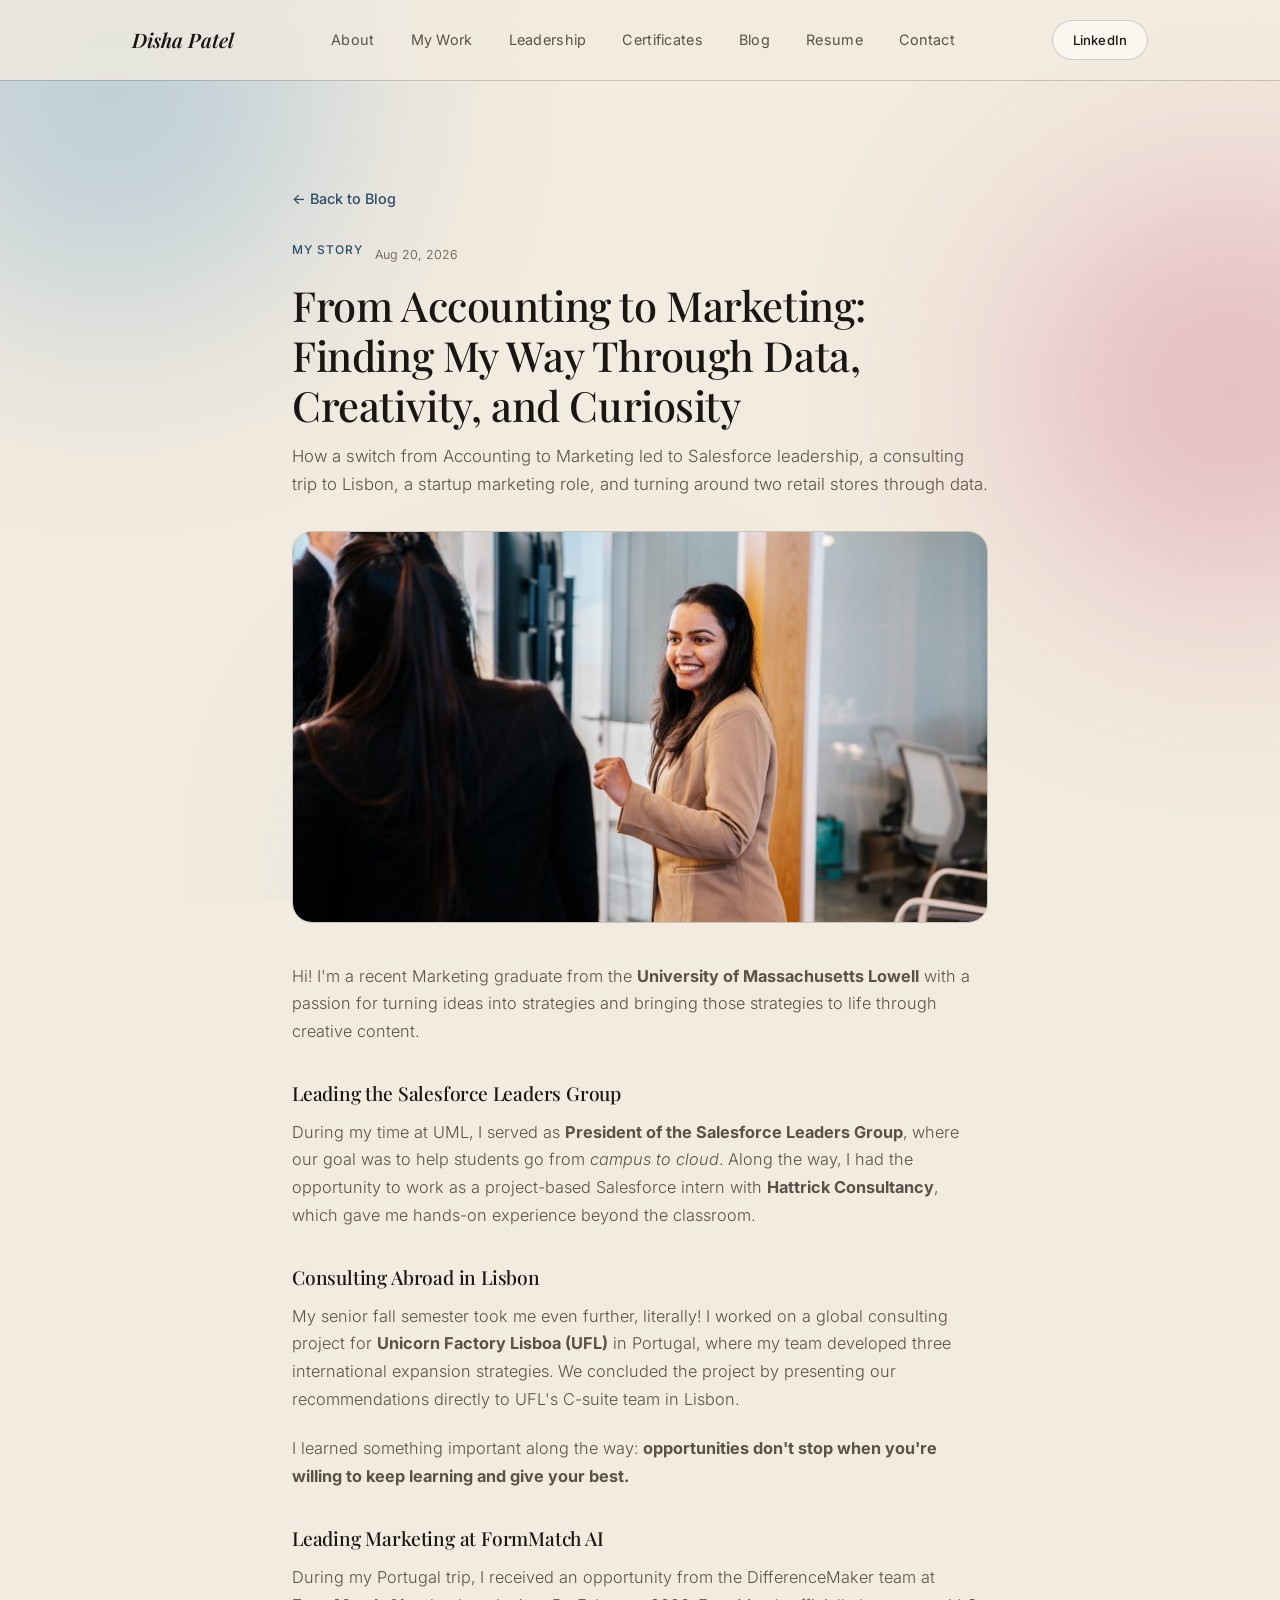
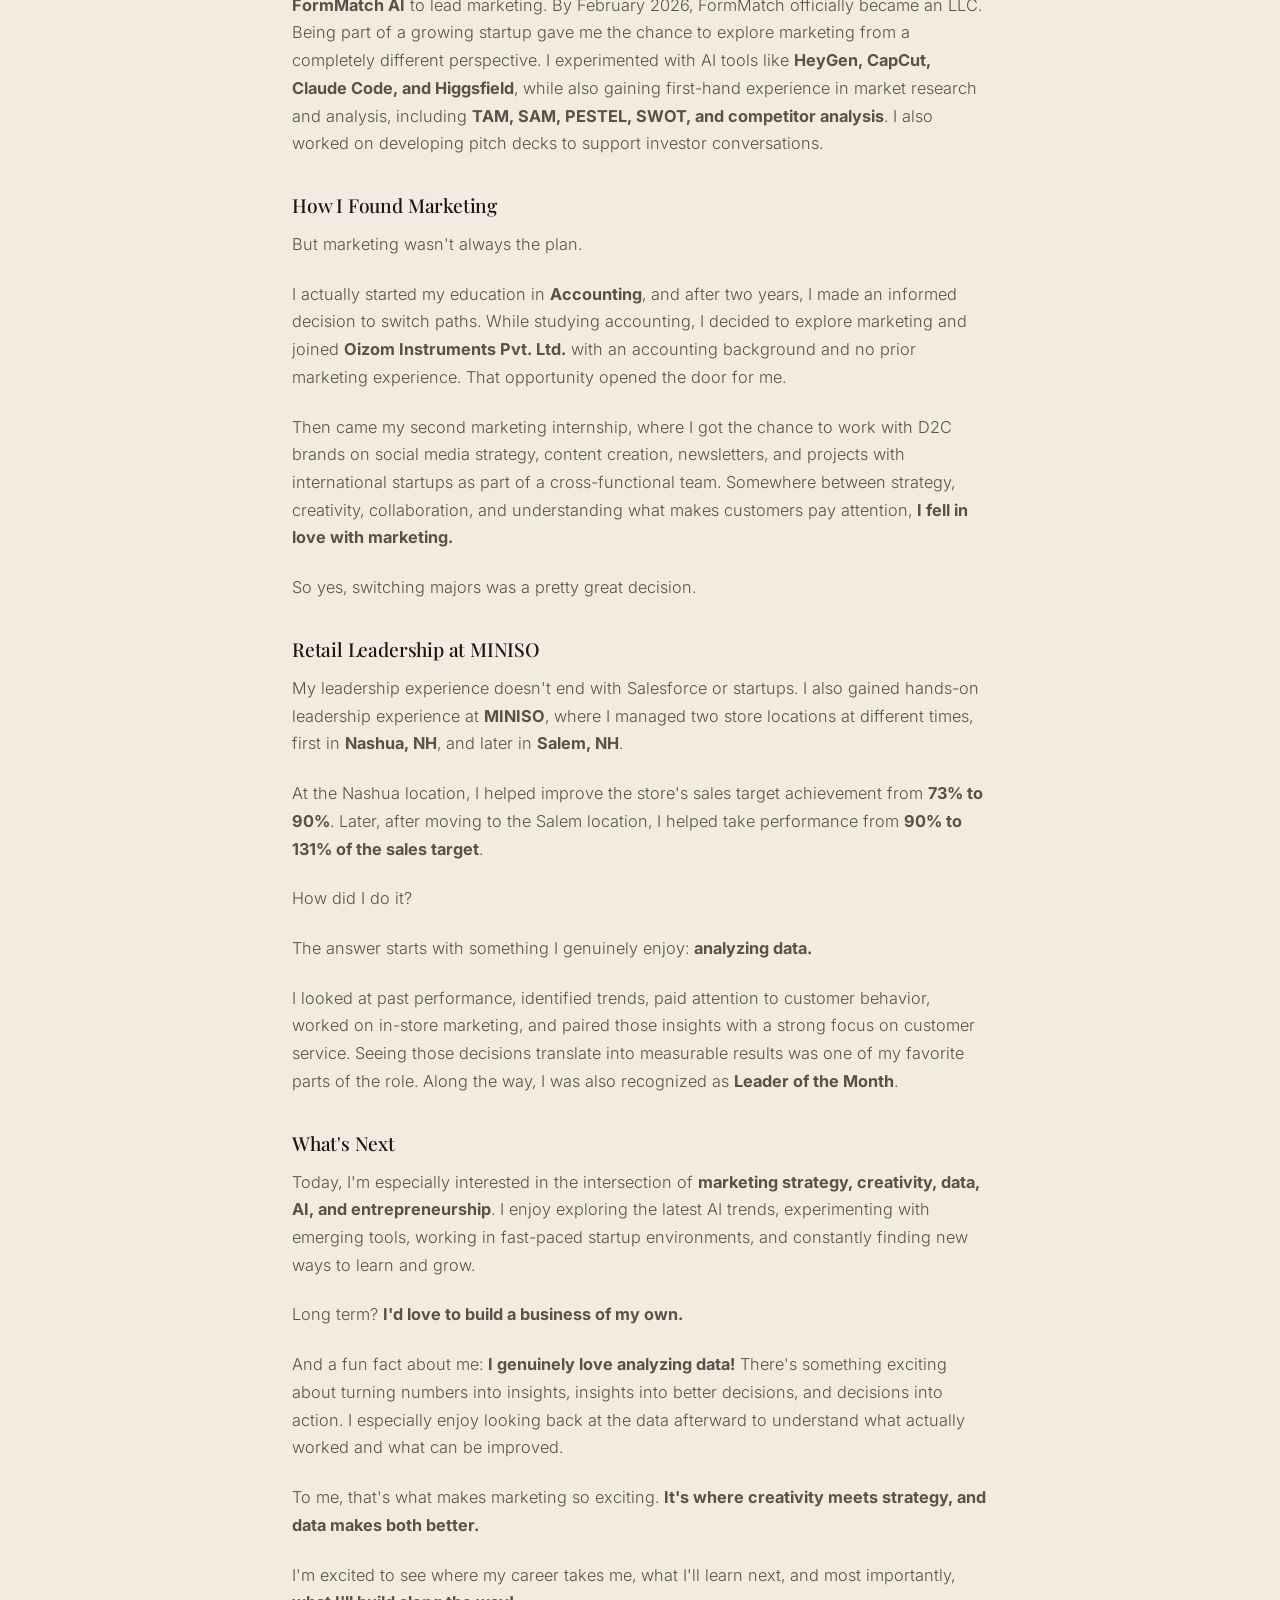
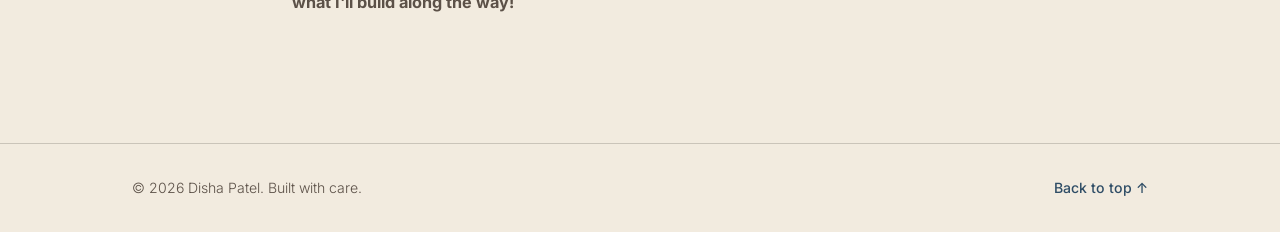
<file: blog-post.html>
<!DOCTYPE html>
<html lang="en">
<head>
  <meta charset="UTF-8" />
  <meta name="viewport" content="width=device-width, initial-scale=1.0" />
  <title>From Accounting to Marketing: Finding My Way Through Data, Creativity, and Curiosity | Disha Patel</title>
  <meta name="description" content="How a switch from Accounting to Marketing led to Salesforce leadership, a consulting trip to Lisbon, a startup marketing role, and turning around two retail stores through data." />

  <meta property="og:type" content="article" />
  <meta property="og:title" content="From Accounting to Marketing: Finding My Way Through Data, Creativity, and Curiosity" />
  <meta property="og:description" content="How a switch from Accounting to Marketing led to Salesforce leadership, a consulting trip to Lisbon, a startup marketing role, and turning around two retail stores through data." />
  <meta property="og:image" content="assets/images/profile.jpg" />
  <meta name="twitter:card" content="summary_large_image" />
  <meta name="twitter:title" content="From Accounting to Marketing: Finding My Way Through Data, Creativity, and Curiosity" />
  <meta name="twitter:description" content="How a switch from Accounting to Marketing led to Salesforce leadership, a consulting trip to Lisbon, a startup marketing role, and turning around two retail stores through data." />
  <meta name="twitter:image" content="assets/images/profile.jpg" />

  <link rel="preconnect" href="https://fonts.googleapis.com" />
  <link rel="preconnect" href="https://fonts.gstatic.com" crossorigin />
  <link rel="preload" href="https://fonts.googleapis.com/css2?family=Playfair+Display:ital,wght@0,500;0,600;1,500&family=Inter:wght@300;400;500;600&display=swap" as="style" onload="this.onload=null;this.rel='stylesheet'" />
  <noscript><link href="https://fonts.googleapis.com/css2?family=Playfair+Display:ital,wght@0,500;0,600;1,500&family=Inter:wght@300;400;500;600&display=swap" rel="stylesheet" /></noscript>
  <link rel="icon" href="assets/favicon.svg" type="image/svg+xml" />
  <link rel="icon" href="assets/favicon-32.png" sizes="32x32" type="image/png" />
  <link rel="icon" href="assets/favicon-16.png" sizes="16x16" type="image/png" />
  <link rel="apple-touch-icon" href="assets/apple-touch-icon.png" />
  <link rel="stylesheet" href="styles.css" />
</head>
<body>

  <!-- Background wash -->
  <div class="bg-glow" aria-hidden="true">
    <span class="blob blob-1"></span>
    <span class="blob blob-2"></span>
    <span class="blob blob-3"></span>
  </div>

  <!-- Header / Nav -->
  <header class="site-header">
    <div class="container nav-wrap">
      <a href="index.html" class="logo">Disha Patel</a>

      <nav class="nav" id="primary-nav">
        <a href="index.html#about">About</a>
        <a href="index.html#work">My Work</a>
        <a href="index.html#leadership">Leadership</a>
        <a href="index.html#certificates">Certificates</a>
        <a href="blog.html">Blog</a>
        <a href="index.html#resume">Resume</a>
        <a href="index.html#contact">Contact</a>
      </nav>

      <div class="nav-actions">
        <a class="btn btn-small btn-outline" href="https://www.linkedin.com/in/patel-disha/" target="_blank" rel="noopener">LinkedIn</a>
        <button class="nav-toggle" id="navToggle" aria-label="Toggle navigation" aria-expanded="false">
          <span></span><span></span><span></span>
        </button>
      </div>
    </div>
  </header>

  <!-- Post -->
  <article class="section post">
    <div class="container post-container">
      <a href="blog.html" class="post-back reveal">&larr; Back to Blog</a>

      <p class="blog-meta reveal"><span class="project-tag">My Story</span> <span class="blog-date">Aug 20, 2026</span></p>
      <h1 class="post-title reveal">From Accounting to Marketing: Finding My Way Through Data, Creativity, and Curiosity</h1>
      <p class="post-sub reveal">How a switch from Accounting to Marketing led to Salesforce leadership, a consulting trip to Lisbon, a startup marketing role, and turning around two retail stores through data.</p>

      <img src="assets/images/profile.jpg" alt="Disha Patel" class="post-hero-image reveal" style="background:none; object-fit: cover; object-position: 63% 25%;" />

      <div class="post-content">
        <p class="reveal">
          Hi! I'm a recent Marketing graduate from the <strong>University of Massachusetts
          Lowell</strong> with a passion for turning ideas into strategies and bringing those
          strategies to life through creative content.
        </p>

        <h3 class="reveal">Leading the Salesforce Leaders Group</h3>
        <p class="reveal">
          During my time at UML, I served as <strong>President of the Salesforce Leaders
          Group</strong>, where our goal was to help students go from <em>campus to
          cloud</em>. Along the way, I had the opportunity to work as a project-based
          Salesforce intern with <strong>Hattrick Consultancy</strong>, which gave me
          hands-on experience beyond the classroom.
        </p>

        <h3 class="reveal">Consulting Abroad in Lisbon</h3>
        <p class="reveal">
          My senior fall semester took me even further, literally! I worked on a global
          consulting project for <strong>Unicorn Factory Lisboa (UFL)</strong> in Portugal,
          where my team developed three international expansion strategies. We concluded
          the project by presenting our recommendations directly to UFL's C-suite team in
          Lisbon.
        </p>
        <p class="reveal">
          I learned something important along the way: <strong>opportunities don't stop
          when you're willing to keep learning and give your best.</strong>
        </p>

        <h3 class="reveal">Leading Marketing at FormMatch AI</h3>
        <p class="reveal">
          During my Portugal trip, I received an opportunity from the DifferenceMaker team
          at <strong>FormMatch AI</strong> to lead marketing. By February 2026, FormMatch
          officially became an LLC. Being part of a growing startup gave me the chance to
          explore marketing from a completely different perspective. I experimented with AI
          tools like <strong>HeyGen, CapCut, Claude Code, and Higgsfield</strong>, while
          also gaining first-hand experience in market research and analysis, including
          <strong>TAM, SAM, PESTEL, SWOT, and competitor analysis</strong>. I also worked on
          developing pitch decks to support investor conversations.
        </p>

        <h3 class="reveal">How I Found Marketing</h3>
        <p class="reveal">
          But marketing wasn't always the plan.
        </p>
        <p class="reveal">
          I actually started my education in <strong>Accounting</strong>, and after two
          years, I made an informed decision to switch paths. While studying accounting, I
          decided to explore marketing and joined <strong>Oizom Instruments Pvt. Ltd.</strong>
          with an accounting background and no prior marketing experience. That opportunity
          opened the door for me.
        </p>
        <p class="reveal">
          Then came my second marketing internship, where I got the chance to work with D2C
          brands on social media strategy, content creation, newsletters, and projects with
          international startups as part of a cross-functional team. Somewhere between
          strategy, creativity, collaboration, and understanding what makes customers pay
          attention, <strong>I fell in love with marketing.</strong>
        </p>
        <p class="reveal">
          So yes, switching majors was a pretty great decision.
        </p>

        <h3 class="reveal">Retail Leadership at MINISO</h3>
        <p class="reveal">
          My leadership experience doesn't end with Salesforce or startups. I also gained
          hands-on leadership experience at <strong>MINISO</strong>, where I managed two
          store locations at different times, first in <strong>Nashua, NH</strong>, and
          later in <strong>Salem, NH</strong>.
        </p>
        <p class="reveal">
          At the Nashua location, I helped improve the store's sales target achievement from
          <strong>73% to 90%</strong>. Later, after moving to the Salem location, I helped
          take performance from <strong>90% to 131% of the sales target</strong>.
        </p>
        <p class="reveal">
          How did I do it?
        </p>
        <p class="reveal">
          The answer starts with something I genuinely enjoy: <strong>analyzing data.</strong>
        </p>
        <p class="reveal">
          I looked at past performance, identified trends, paid attention to customer
          behavior, worked on in-store marketing, and paired those insights with a strong
          focus on customer service. Seeing those decisions translate into measurable
          results was one of my favorite parts of the role. Along the way, I was also
          recognized as <strong>Leader of the Month</strong>.
        </p>

        <h3 class="reveal">What's Next</h3>
        <p class="reveal">
          Today, I'm especially interested in the intersection of <strong>marketing
          strategy, creativity, data, AI, and entrepreneurship</strong>. I enjoy exploring
          the latest AI trends, experimenting with emerging tools, working in fast-paced
          startup environments, and constantly finding new ways to learn and grow.
        </p>
        <p class="reveal">
          Long term? <strong>I'd love to build a business of my own.</strong>
        </p>
        <p class="reveal">
          And a fun fact about me: <strong>I genuinely love analyzing data!</strong> There's
          something exciting about turning numbers into insights, insights into better
          decisions, and decisions into action. I especially enjoy looking back at the data
          afterward to understand what actually worked and what can be improved.
        </p>
        <p class="reveal">
          To me, that's what makes marketing so exciting. <strong>It's where creativity
          meets strategy, and data makes both better.</strong>
        </p>
        <p class="reveal">
          I'm excited to see where my career takes me, what I'll learn next, and most
          importantly, <strong>what I'll build along the way!</strong>
        </p>
      </div>
    </div>
  </article>

  <footer class="site-footer">
    <div class="container footer-wrap">
      <p>&copy; <span id="year"></span> Disha Patel. Built with care.</p>
      <a href="#top" class="back-to-top">Back to top &uarr;</a>
    </div>
  </footer>

  <script src="script.js"></script>
</body>
</html>
</file>
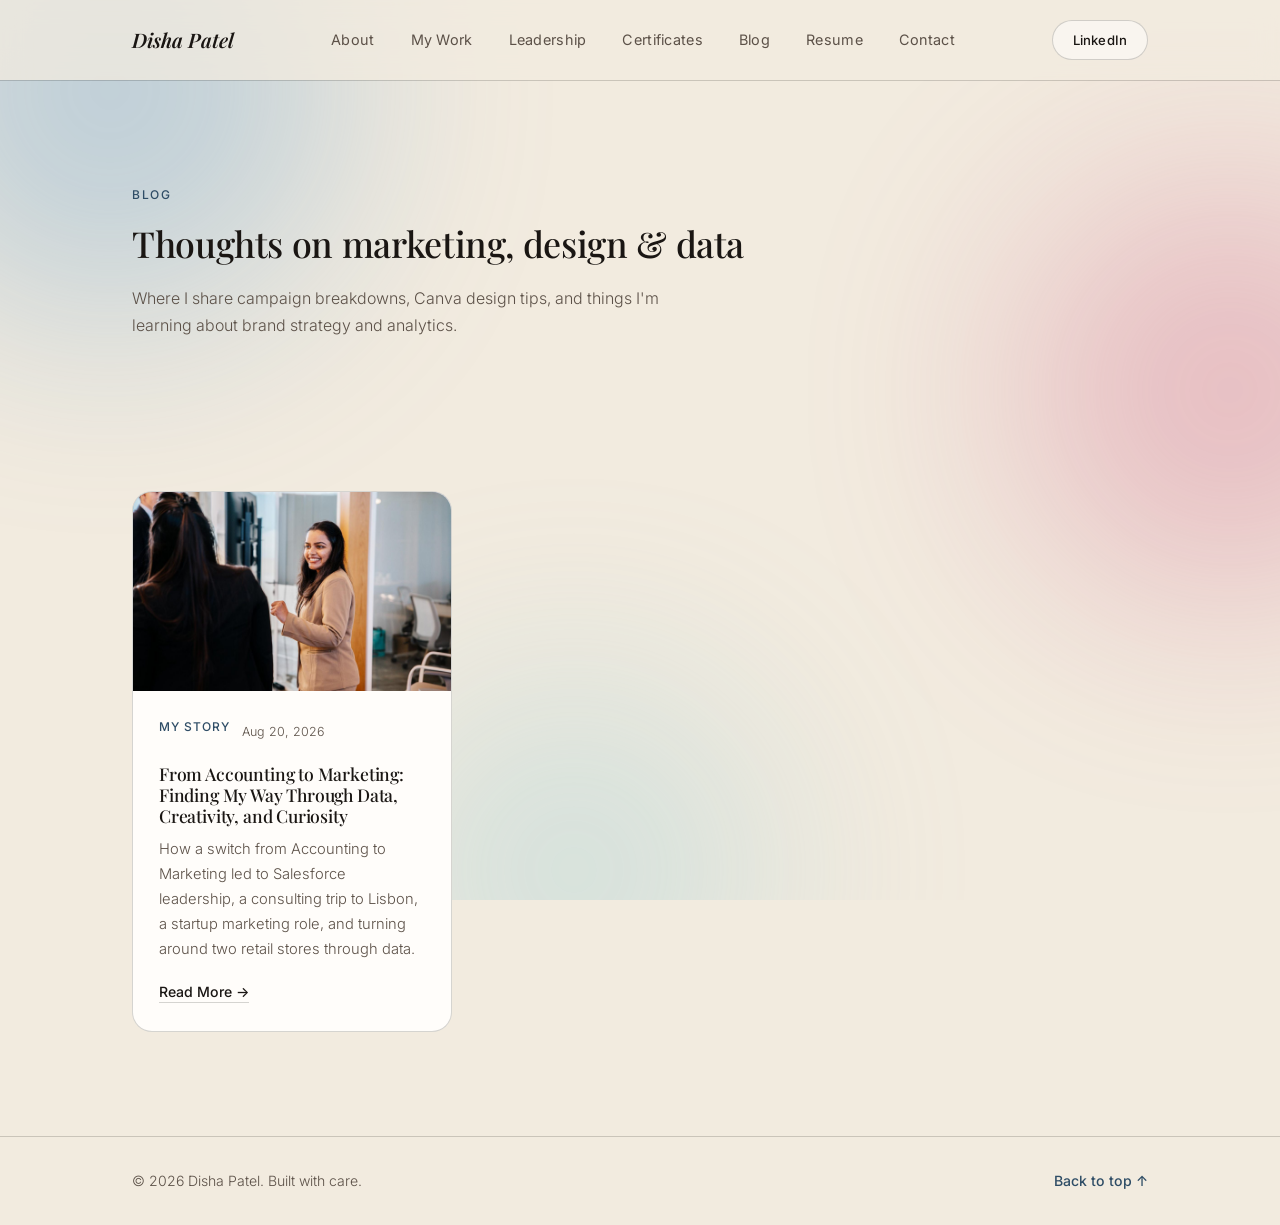
<file: blog.html>
<!DOCTYPE html>
<html lang="en">
<head>
  <meta charset="UTF-8" />
  <meta name="viewport" content="width=device-width, initial-scale=1.0" />
  <title>Blog | Disha Patel</title>
  <meta name="description" content="Marketing, creativity, and analytics blog by Disha Patel." />

  <meta property="og:type" content="website" />
  <meta property="og:title" content="Blog | Disha Patel" />
  <meta property="og:description" content="Marketing, creativity, and analytics blog by Disha Patel." />
  <meta property="og:image" content="assets/images/profile.jpg" />
  <meta name="twitter:card" content="summary_large_image" />
  <meta name="twitter:title" content="Blog | Disha Patel" />
  <meta name="twitter:description" content="Marketing, creativity, and analytics blog by Disha Patel." />
  <meta name="twitter:image" content="assets/images/profile.jpg" />

  <link rel="preconnect" href="https://fonts.googleapis.com" />
  <link rel="preconnect" href="https://fonts.gstatic.com" crossorigin />
  <link rel="preload" href="https://fonts.googleapis.com/css2?family=Playfair+Display:ital,wght@0,500;0,600;1,500&family=Inter:wght@300;400;500;600&display=swap" as="style" onload="this.onload=null;this.rel='stylesheet'" />
  <noscript><link href="https://fonts.googleapis.com/css2?family=Playfair+Display:ital,wght@0,500;0,600;1,500&family=Inter:wght@300;400;500;600&display=swap" rel="stylesheet" /></noscript>
  <link rel="icon" href="assets/favicon.svg" type="image/svg+xml" />
  <link rel="icon" href="assets/favicon-32.png" sizes="32x32" type="image/png" />
  <link rel="icon" href="assets/favicon-16.png" sizes="16x16" type="image/png" />
  <link rel="apple-touch-icon" href="assets/apple-touch-icon.png" />
  <link rel="stylesheet" href="styles.css" />
</head>
<body>

  <!-- Background wash -->
  <div class="bg-glow" aria-hidden="true">
    <span class="blob blob-1"></span>
    <span class="blob blob-2"></span>
    <span class="blob blob-3"></span>
  </div>

  <!-- Header / Nav -->
  <header class="site-header">
    <div class="container nav-wrap">
      <a href="index.html" class="logo">Disha Patel</a>

      <nav class="nav" id="primary-nav">
        <a href="index.html#about">About</a>
        <a href="index.html#work">My Work</a>
        <a href="index.html#leadership">Leadership</a>
        <a href="index.html#certificates">Certificates</a>
        <a href="blog.html">Blog</a>
        <a href="index.html#resume">Resume</a>
        <a href="index.html#contact">Contact</a>
      </nav>

      <div class="nav-actions">
        <a class="btn btn-small btn-outline" href="https://www.linkedin.com/in/patel-disha/" target="_blank" rel="noopener">LinkedIn</a>
        <button class="nav-toggle" id="navToggle" aria-label="Toggle navigation" aria-expanded="false">
          <span></span><span></span><span></span>
        </button>
      </div>
    </div>
  </header>

  <!-- Blog intro -->
  <section class="section blog-hero">
    <div class="container">
      <p class="section-label reveal">Blog</p>
      <h2 class="section-title reveal">Thoughts on marketing, design &amp; data</h2>
      <p class="section-sub reveal">
        Where I share campaign breakdowns, Canva design tips, and things I'm learning
        about brand strategy and analytics.
      </p>
    </div>
  </section>

  <!-- Blog grid -->
  <section class="section blog-list">
    <div class="container">
      <div class="blog-grid">

        <article class="blog-card glass reveal">
          <img src="assets/images/profile.jpg" alt="Disha Patel" class="blog-thumb" style="object-fit: cover; object-position: 63% 25%;" />
          <div class="blog-body">
            <p class="blog-meta"><span class="project-tag">My Story</span> <span class="blog-date">Aug 20, 2026</span></p>
            <h3>From Accounting to Marketing: Finding My Way Through Data, Creativity, and Curiosity</h3>
            <p>How a switch from Accounting to Marketing led to Salesforce leadership, a
              consulting trip to Lisbon, a startup marketing role, and turning around two
              retail stores through data.</p>
            <a href="blog-post.html" class="project-link">Read More &rarr;</a>
          </div>
        </article>

      </div>
    </div>
  </section>

  <footer class="site-footer">
    <div class="container footer-wrap">
      <p>&copy; <span id="year"></span> Disha Patel. Built with care.</p>
      <a href="#top" class="back-to-top">Back to top &uarr;</a>
    </div>
  </footer>

  <script src="script.js"></script>
</body>
</html>
</file>
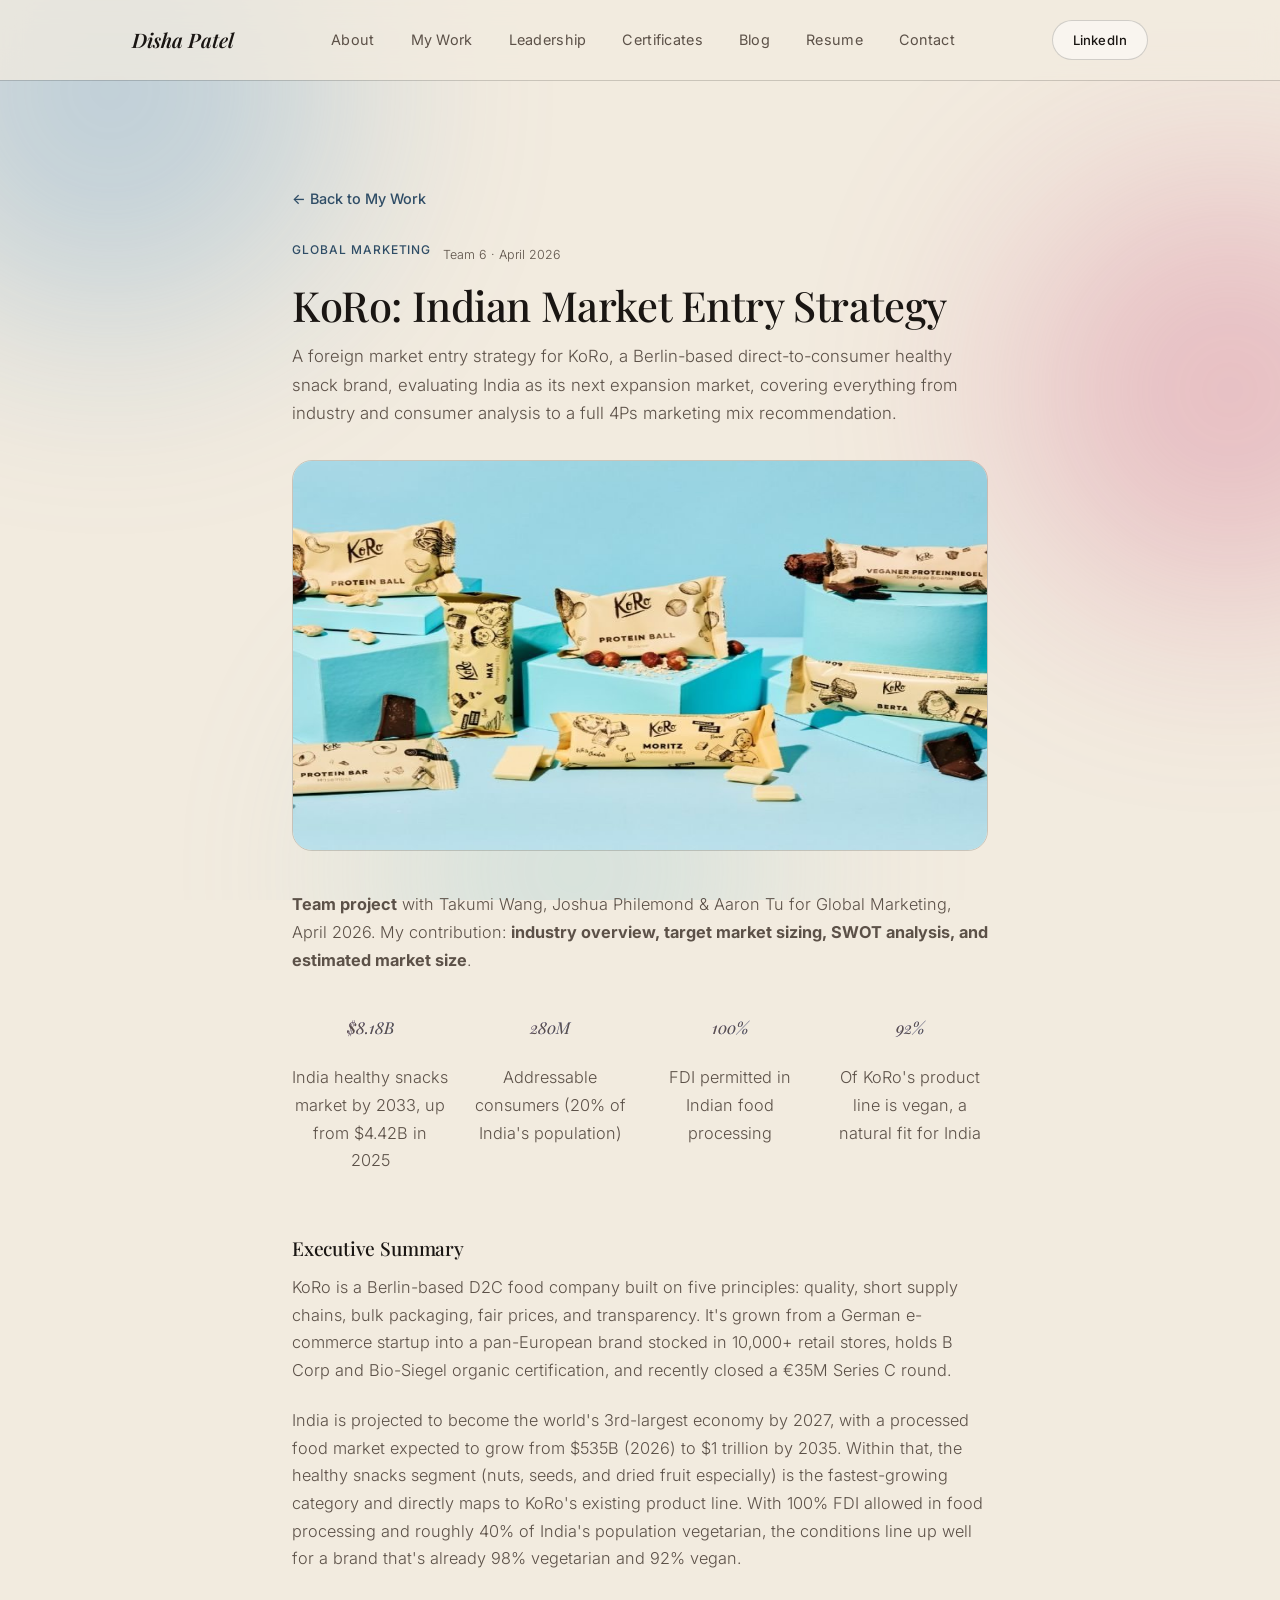
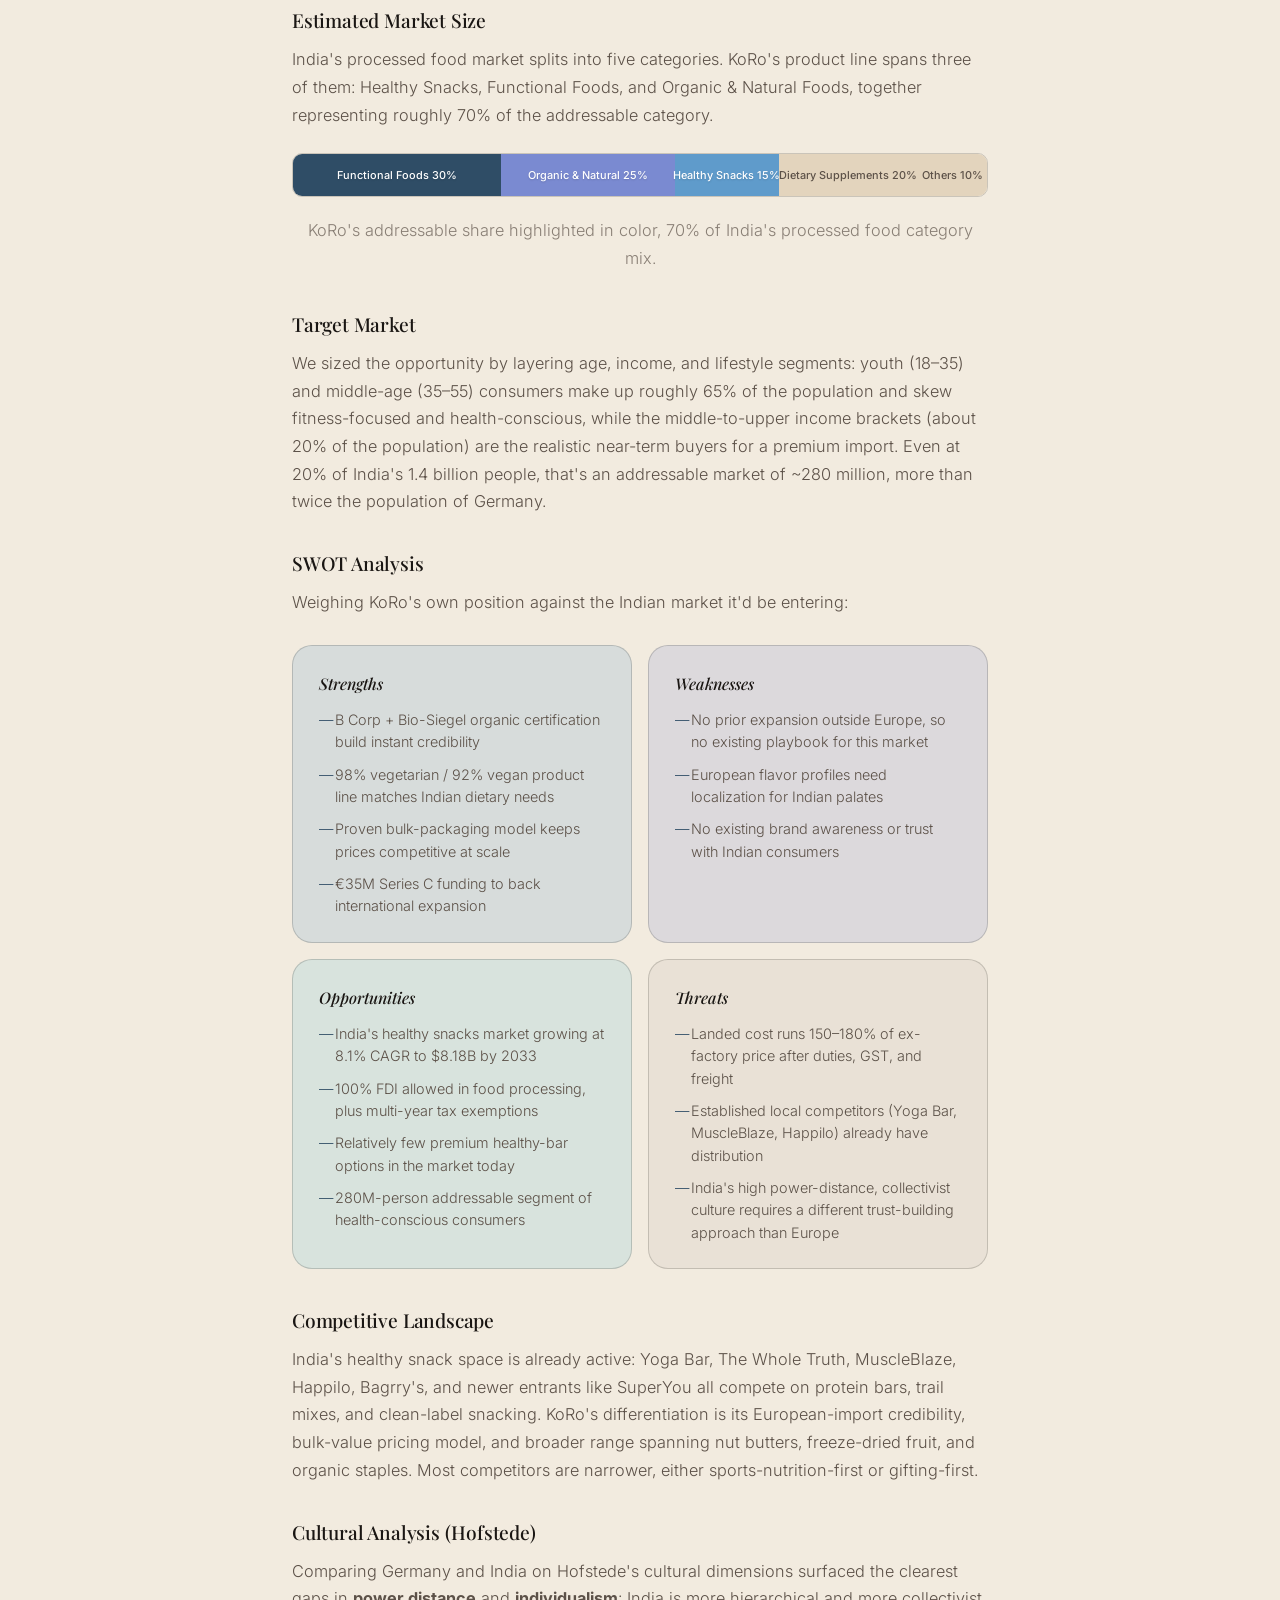
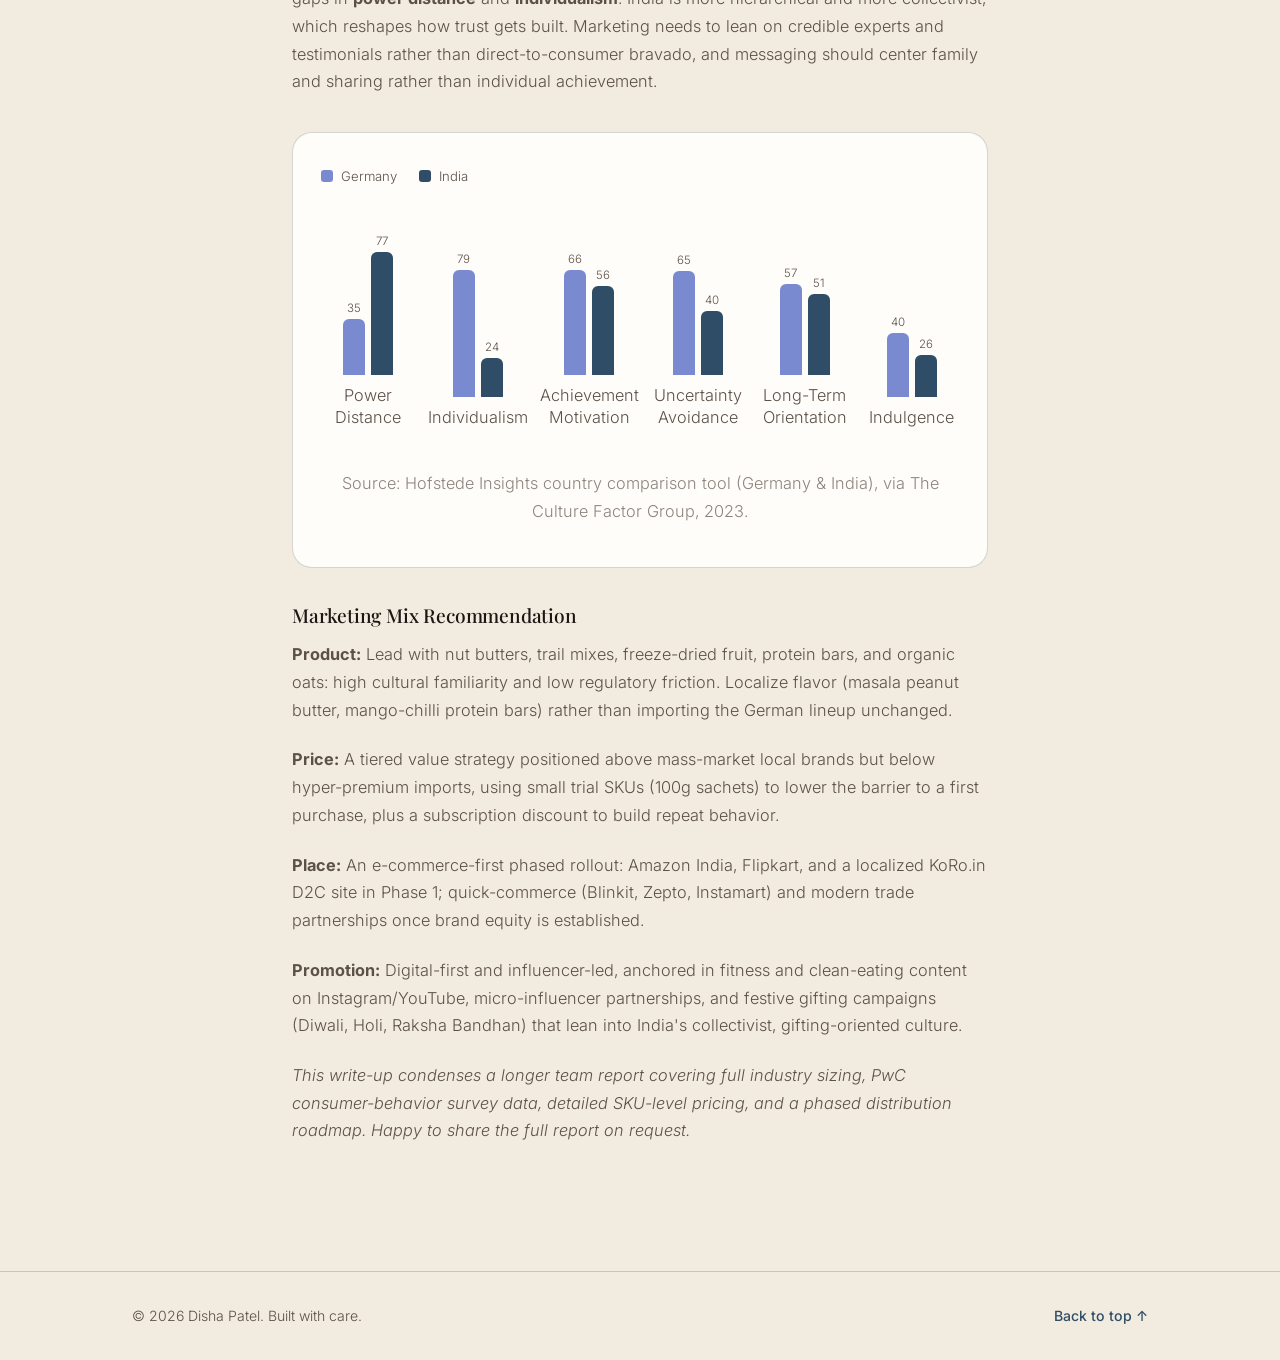
<file: project-koro.html>
<!DOCTYPE html>
<html lang="en">
<head>
  <meta charset="UTF-8" />
  <meta name="viewport" content="width=device-width, initial-scale=1.0" />
  <title>KoRo: Indian Market Entry Strategy | Disha Patel</title>
  <meta name="description" content="Global marketing case study: a market entry strategy for KoRo's expansion into India, by Disha Patel and team." />

  <meta property="og:type" content="article" />
  <meta property="og:title" content="KoRo: Indian Market Entry Strategy | Disha Patel" />
  <meta property="og:description" content="Global marketing case study: a market entry strategy for KoRo's expansion into India, by Disha Patel and team." />
  <meta property="og:image" content="assets/images/projects/koro-hero.jpg" />
  <meta name="twitter:card" content="summary_large_image" />
  <meta name="twitter:title" content="KoRo: Indian Market Entry Strategy | Disha Patel" />
  <meta name="twitter:description" content="Global marketing case study: a market entry strategy for KoRo's expansion into India, by Disha Patel and team." />
  <meta name="twitter:image" content="assets/images/projects/koro-hero.jpg" />

  <link rel="preconnect" href="https://fonts.googleapis.com" />
  <link rel="preconnect" href="https://fonts.gstatic.com" crossorigin />
  <link rel="preload" href="https://fonts.googleapis.com/css2?family=Playfair+Display:ital,wght@0,500;0,600;1,500&family=Inter:wght@300;400;500;600&display=swap" as="style" onload="this.onload=null;this.rel='stylesheet'" />
  <noscript><link href="https://fonts.googleapis.com/css2?family=Playfair+Display:ital,wght@0,500;0,600;1,500&family=Inter:wght@300;400;500;600&display=swap" rel="stylesheet" /></noscript>
  <link rel="icon" href="assets/favicon.svg" type="image/svg+xml" />
  <link rel="icon" href="assets/favicon-32.png" sizes="32x32" type="image/png" />
  <link rel="icon" href="assets/favicon-16.png" sizes="16x16" type="image/png" />
  <link rel="apple-touch-icon" href="assets/apple-touch-icon.png" />
  <link rel="stylesheet" href="styles.css" />
</head>
<body>

  <!-- Background wash -->
  <div class="bg-glow" aria-hidden="true">
    <span class="blob blob-1"></span>
    <span class="blob blob-2"></span>
    <span class="blob blob-3"></span>
  </div>

  <!-- Header / Nav -->
  <header class="site-header">
    <div class="container nav-wrap">
      <a href="index.html" class="logo">Disha Patel</a>

      <nav class="nav" id="primary-nav">
        <a href="index.html#about">About</a>
        <a href="index.html#work">My Work</a>
        <a href="index.html#leadership">Leadership</a>
        <a href="index.html#certificates">Certificates</a>
        <a href="blog.html">Blog</a>
        <a href="index.html#resume">Resume</a>
        <a href="index.html#contact">Contact</a>
      </nav>

      <div class="nav-actions">
        <a class="btn btn-small btn-outline" href="https://www.linkedin.com/in/patel-disha/" target="_blank" rel="noopener">LinkedIn</a>
        <button class="nav-toggle" id="navToggle" aria-label="Toggle navigation" aria-expanded="false">
          <span></span><span></span><span></span>
        </button>
      </div>
    </div>
  </header>

  <!-- Post -->
  <article class="section post">
    <div class="container post-container">
      <a href="index.html#work" class="post-back reveal">&larr; Back to My Work</a>

      <p class="blog-meta reveal"><span class="project-tag">Global Marketing</span> <span class="blog-date">Team 6 &middot; April 2026</span></p>
      <h1 class="post-title reveal">KoRo: Indian Market Entry Strategy</h1>
      <p class="post-sub reveal">
        A foreign market entry strategy for KoRo, a Berlin-based direct-to-consumer healthy
        snack brand, evaluating India as its next expansion market, covering everything from
        industry and consumer analysis to a full 4Ps marketing mix recommendation.
      </p>

      <img src="assets/images/projects/koro-hero.jpg" alt="KoRo snack products including protein bars and protein balls" class="post-hero-image" style="background:none;" />

      <div class="post-content">
        <p class="reveal">
          <strong>Team project</strong> with Takumi Wang, Joshua Philemond &amp; Aaron Tu for
          Global Marketing, April 2026. My contribution: <strong>industry overview, target
          market sizing, SWOT analysis, and estimated market size</strong>.
        </p>

        <div class="stats-grid reveal" style="margin: 40px 0;">
          <div class="stat">
            <p class="stat-number gradient-text">$8.18B</p>
            <p class="stat-label">India healthy snacks market by 2033, up from $4.42B in 2025</p>
          </div>
          <div class="stat">
            <p class="stat-number gradient-text">280M</p>
            <p class="stat-label">Addressable consumers (20% of India's population)</p>
          </div>
          <div class="stat">
            <p class="stat-number gradient-text">100%</p>
            <p class="stat-label">FDI permitted in Indian food processing</p>
          </div>
          <div class="stat">
            <p class="stat-number gradient-text">92%</p>
            <p class="stat-label">Of KoRo's product line is vegan, a natural fit for India</p>
          </div>
        </div>

        <h3 class="reveal">Executive Summary</h3>
        <p class="reveal">
          KoRo is a Berlin-based D2C food company built on five principles: quality, short
          supply chains, bulk packaging, fair prices, and transparency. It's grown from a
          German e-commerce startup into a pan-European brand stocked in 10,000+ retail
          stores, holds B Corp and Bio-Siegel organic certification, and recently closed a
          &euro;35M Series C round.
        </p>
        <p class="reveal">
          India is projected to become the world's 3rd-largest economy by 2027, with a
          processed food market expected to grow from $535B (2026) to $1 trillion by 2035.
          Within that, the healthy snacks segment (nuts, seeds, and dried fruit especially)
          is the fastest-growing category and directly maps to KoRo's existing product line.
          With 100% FDI allowed in food processing and roughly 40% of India's population
          vegetarian, the conditions line up well for a brand that's already 98% vegetarian
          and 92% vegan.
        </p>

        <h3 class="reveal">Estimated Market Size</h3>
        <p class="reveal">
          India's processed food market splits into five categories. KoRo's product line
          spans three of them: Healthy Snacks, Functional Foods, and Organic &amp; Natural
          Foods, together representing roughly 70% of the addressable category.
        </p>
        <div class="market-bar reveal">
          <div class="market-bar-track">
            <div class="market-bar-seg" style="--w:30; background: var(--accent-ink);"><span>Functional Foods 30%</span></div>
            <div class="market-bar-seg" style="--w:25; background: var(--accent-periwinkle);"><span>Organic &amp; Natural 25%</span></div>
            <div class="market-bar-seg" style="--w:15; background: var(--accent-sky);"><span>Healthy Snacks 15%</span></div>
            <div class="market-bar-seg market-bar-muted" style="--w:20;"><span>Dietary Supplements 20%</span></div>
            <div class="market-bar-seg market-bar-muted" style="--w:10;"><span>Others 10%</span></div>
          </div>
          <p class="culture-source">KoRo's addressable share highlighted in color, 70% of India's processed food category mix.</p>
        </div>

        <h3 class="reveal">Target Market</h3>
        <p class="reveal">
          We sized the opportunity by layering age, income, and lifestyle segments: youth
          (18&ndash;35) and middle-age (35&ndash;55) consumers make up roughly 65% of the
          population and skew fitness-focused and health-conscious, while the middle-to-upper
          income brackets (about 20% of the population) are the realistic near-term buyers for
          a premium import. Even at 20% of India's 1.4 billion people, that's an addressable
          market of ~280 million, more than twice the population of Germany.
        </p>

        <h3 class="reveal">SWOT Analysis</h3>
        <p class="reveal">
          Weighing KoRo's own position against the Indian market it'd be entering:
        </p>
        <div class="swot-grid reveal">
          <div class="swot-card swot-strengths">
            <h4>Strengths</h4>
            <ul>
              <li>B Corp + Bio-Siegel organic certification build instant credibility</li>
              <li>98% vegetarian / 92% vegan product line matches Indian dietary needs</li>
              <li>Proven bulk-packaging model keeps prices competitive at scale</li>
              <li>&euro;35M Series C funding to back international expansion</li>
            </ul>
          </div>
          <div class="swot-card swot-weaknesses">
            <h4>Weaknesses</h4>
            <ul>
              <li>No prior expansion outside Europe, so no existing playbook for this market</li>
              <li>European flavor profiles need localization for Indian palates</li>
              <li>No existing brand awareness or trust with Indian consumers</li>
            </ul>
          </div>
          <div class="swot-card swot-opportunities">
            <h4>Opportunities</h4>
            <ul>
              <li>India's healthy snacks market growing at 8.1% CAGR to $8.18B by 2033</li>
              <li>100% FDI allowed in food processing, plus multi-year tax exemptions</li>
              <li>Relatively few premium healthy-bar options in the market today</li>
              <li>280M-person addressable segment of health-conscious consumers</li>
            </ul>
          </div>
          <div class="swot-card swot-threats">
            <h4>Threats</h4>
            <ul>
              <li>Landed cost runs 150&ndash;180% of ex-factory price after duties, GST, and freight</li>
              <li>Established local competitors (Yoga Bar, MuscleBlaze, Happilo) already have distribution</li>
              <li>India's high power-distance, collectivist culture requires a different trust-building approach than Europe</li>
            </ul>
          </div>
        </div>

        <h3 class="reveal">Competitive Landscape</h3>
        <p class="reveal">
          India's healthy snack space is already active: Yoga Bar, The Whole Truth,
          MuscleBlaze, Happilo, Bagrry's, and newer entrants like SuperYou all compete on
          protein bars, trail mixes, and clean-label snacking. KoRo's differentiation is its
          European-import credibility, bulk-value pricing model, and broader range spanning
          nut butters, freeze-dried fruit, and organic staples. Most competitors are
          narrower, either sports-nutrition-first or gifting-first.
        </p>

        <h3 class="reveal">Cultural Analysis (Hofstede)</h3>
        <p class="reveal">
          Comparing Germany and India on Hofstede's cultural dimensions surfaced the clearest
          gaps in <strong>power distance</strong> and <strong>individualism</strong>: India is
          more hierarchical and more collectivist, which reshapes how trust gets built.
          Marketing needs to lean on credible experts and testimonials rather than
          direct-to-consumer bravado, and messaging should center family and sharing rather
          than individual achievement.
        </p>

        <div class="culture-chart reveal">
          <div class="culture-chart-legend">
            <span class="legend-swatch legend-germany"></span> Germany
            <span class="legend-swatch legend-india"></span> India
          </div>
          <div class="culture-chart-bars">
            <div class="culture-dim">
              <div class="culture-bars">
                <div class="culture-bar bar-germany" style="--val: 35;"><span>35</span></div>
                <div class="culture-bar bar-india" style="--val: 77;"><span>77</span></div>
              </div>
              <p class="culture-label">Power Distance</p>
            </div>
            <div class="culture-dim">
              <div class="culture-bars">
                <div class="culture-bar bar-germany" style="--val: 79;"><span>79</span></div>
                <div class="culture-bar bar-india" style="--val: 24;"><span>24</span></div>
              </div>
              <p class="culture-label">Individualism</p>
            </div>
            <div class="culture-dim">
              <div class="culture-bars">
                <div class="culture-bar bar-germany" style="--val: 66;"><span>66</span></div>
                <div class="culture-bar bar-india" style="--val: 56;"><span>56</span></div>
              </div>
              <p class="culture-label">Achievement Motivation</p>
            </div>
            <div class="culture-dim">
              <div class="culture-bars">
                <div class="culture-bar bar-germany" style="--val: 65;"><span>65</span></div>
                <div class="culture-bar bar-india" style="--val: 40;"><span>40</span></div>
              </div>
              <p class="culture-label">Uncertainty Avoidance</p>
            </div>
            <div class="culture-dim">
              <div class="culture-bars">
                <div class="culture-bar bar-germany" style="--val: 57;"><span>57</span></div>
                <div class="culture-bar bar-india" style="--val: 51;"><span>51</span></div>
              </div>
              <p class="culture-label">Long-Term Orientation</p>
            </div>
            <div class="culture-dim">
              <div class="culture-bars">
                <div class="culture-bar bar-germany" style="--val: 40;"><span>40</span></div>
                <div class="culture-bar bar-india" style="--val: 26;"><span>26</span></div>
              </div>
              <p class="culture-label">Indulgence</p>
            </div>
          </div>
          <p class="culture-source">Source: Hofstede Insights country comparison tool (Germany &amp; India), via The Culture Factor Group, 2023.</p>
        </div>

        <h3 class="reveal">Marketing Mix Recommendation</h3>
        <p class="reveal"><strong>Product:</strong> Lead with nut butters, trail mixes, freeze-dried fruit, protein bars, and organic oats: high cultural familiarity and low regulatory friction. Localize flavor (masala peanut butter, mango-chilli protein bars) rather than importing the German lineup unchanged.</p>
        <p class="reveal"><strong>Price:</strong> A tiered value strategy positioned above mass-market local brands but below hyper-premium imports, using small trial SKUs (100g sachets) to lower the barrier to a first purchase, plus a subscription discount to build repeat behavior.</p>
        <p class="reveal"><strong>Place:</strong> An e-commerce-first phased rollout: Amazon India, Flipkart, and a localized KoRo.in D2C site in Phase 1; quick-commerce (Blinkit, Zepto, Instamart) and modern trade partnerships once brand equity is established.</p>
        <p class="reveal"><strong>Promotion:</strong> Digital-first and influencer-led, anchored in fitness and clean-eating content on Instagram/YouTube, micro-influencer partnerships, and festive gifting campaigns (Diwali, Holi, Raksha Bandhan) that lean into India's collectivist, gifting-oriented culture.</p>

        <p class="reveal">
          <em>This write-up condenses a longer team report covering full industry sizing,
          PwC consumer-behavior survey data, detailed SKU-level pricing, and a phased
          distribution roadmap. Happy to share the full report on request.</em>
        </p>
      </div>
    </div>
  </article>

  <footer class="site-footer">
    <div class="container footer-wrap">
      <p>&copy; <span id="year"></span> Disha Patel. Built with care.</p>
      <a href="#top" class="back-to-top">Back to top &uarr;</a>
    </div>
  </footer>

  <script src="script.js"></script>
</body>
</html>
</file>
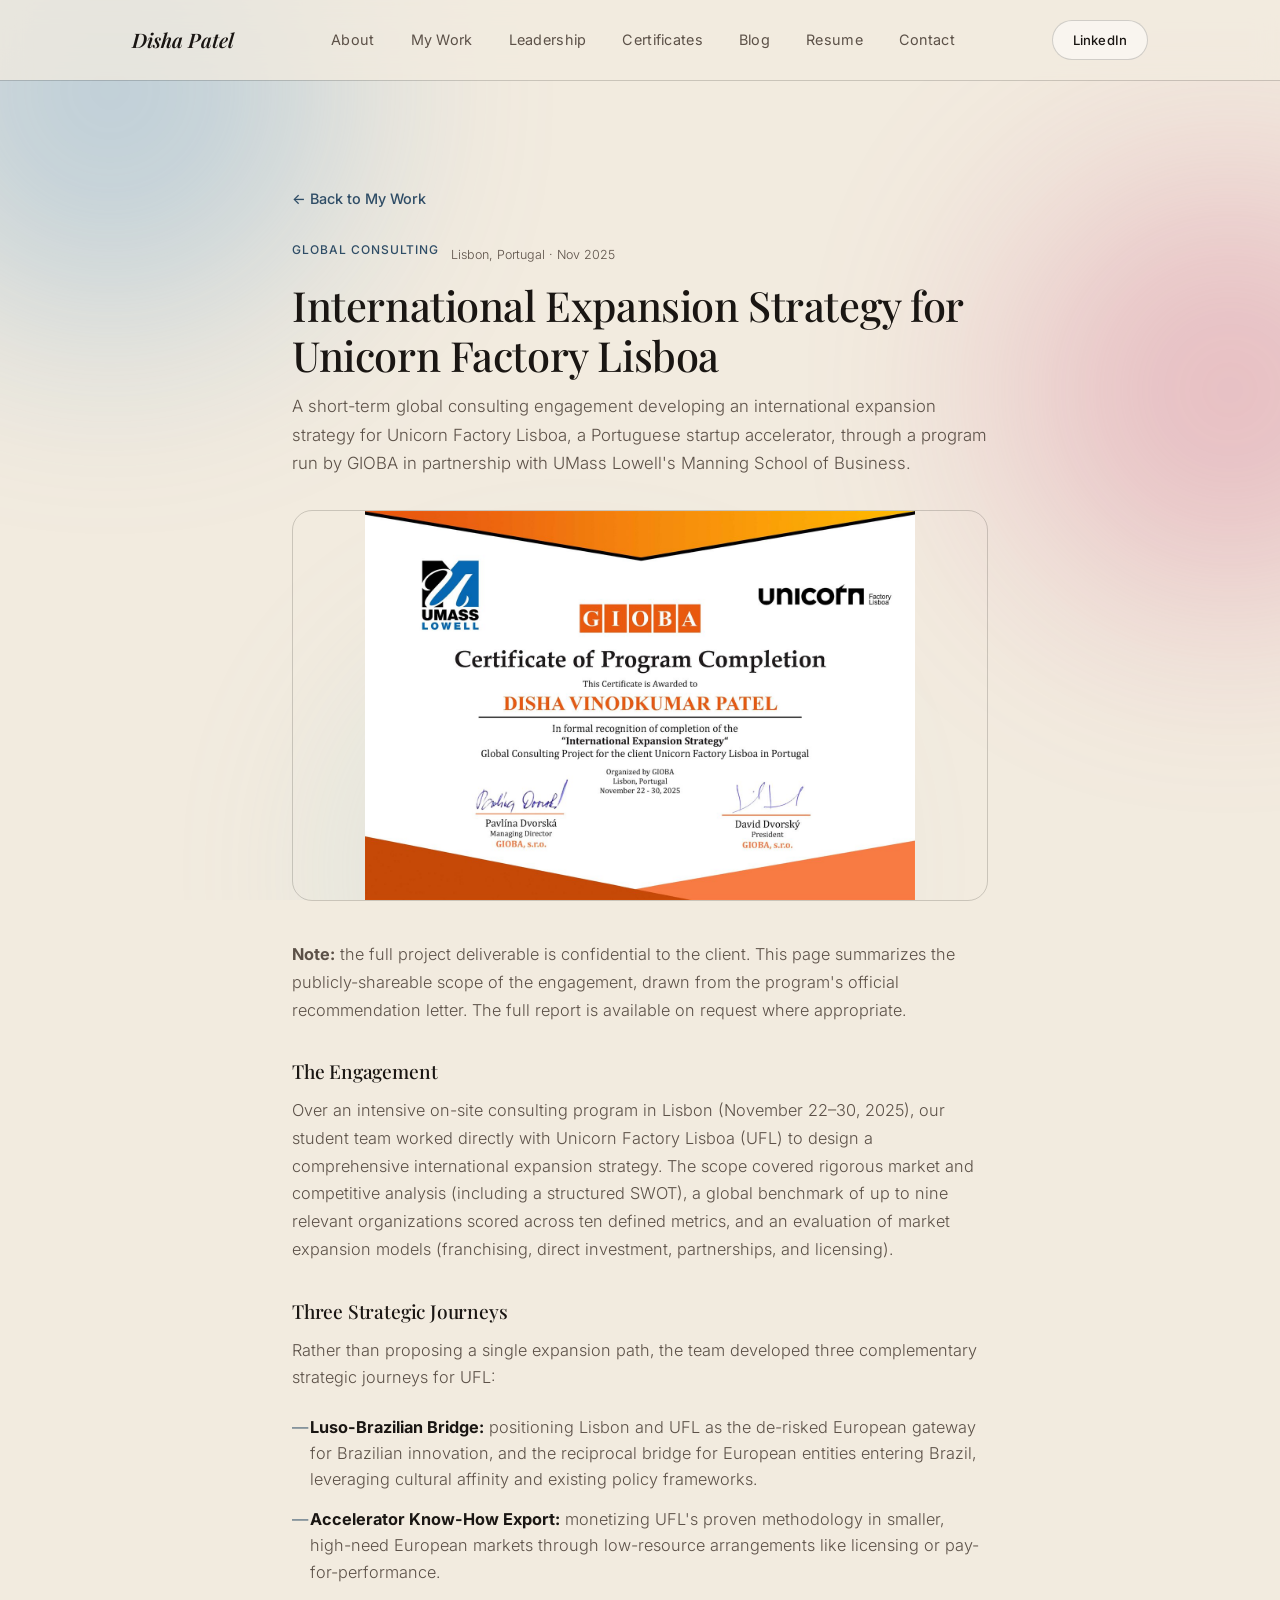
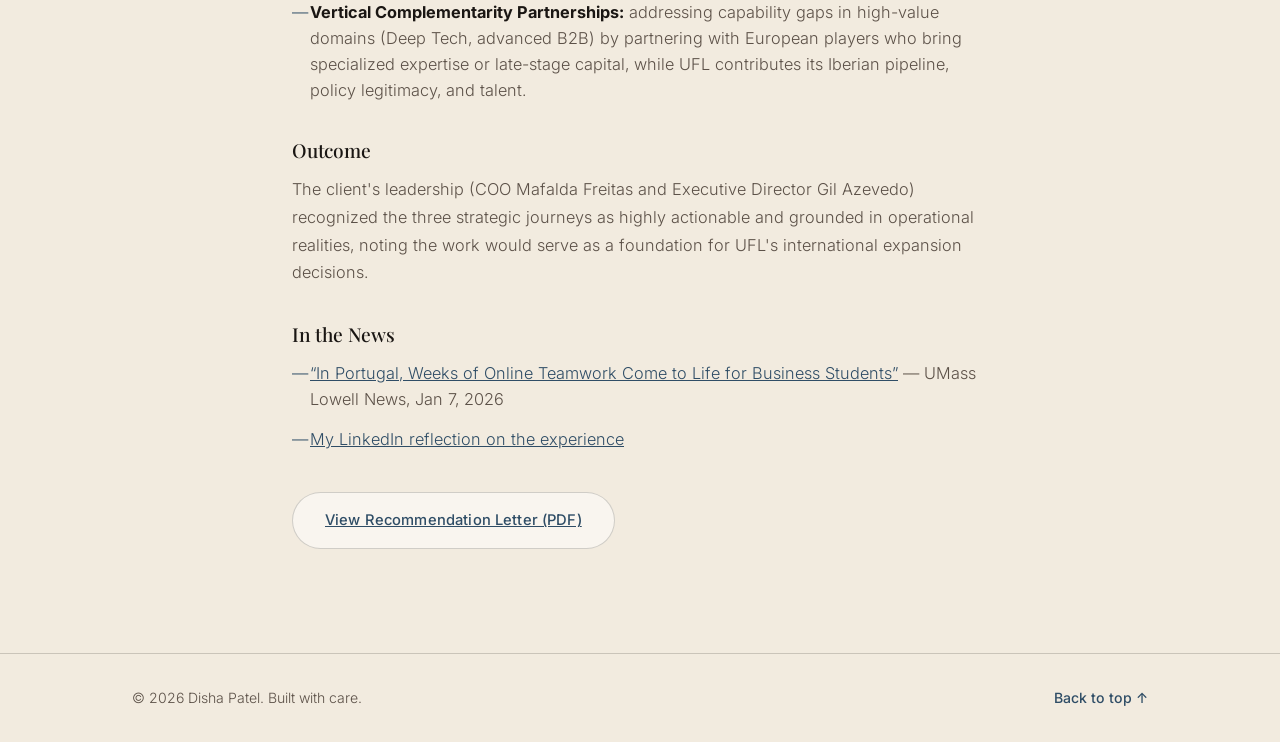
<file: project-ufl.html>
<!DOCTYPE html>
<html lang="en">
<head>
  <meta charset="UTF-8" />
  <meta name="viewport" content="width=device-width, initial-scale=1.0" />
  <title>International Expansion Strategy for Unicorn Factory Lisboa | Disha Patel</title>
  <meta name="description" content="Global consulting case study: an international expansion strategy for Unicorn Factory Lisboa, developed through a GIOBA consulting engagement in Lisbon, Portugal." />

  <meta property="og:type" content="article" />
  <meta property="og:title" content="International Expansion Strategy for Unicorn Factory Lisboa | Disha Patel" />
  <meta property="og:description" content="Global consulting case study: an international expansion strategy for Unicorn Factory Lisboa, developed through a GIOBA consulting engagement in Lisbon, Portugal." />
  <meta property="og:image" content="assets/images/certificates/gioba-ufl-certificate.jpg" />
  <meta name="twitter:card" content="summary_large_image" />
  <meta name="twitter:title" content="International Expansion Strategy for Unicorn Factory Lisboa | Disha Patel" />
  <meta name="twitter:description" content="Global consulting case study: an international expansion strategy for Unicorn Factory Lisboa, developed through a GIOBA consulting engagement in Lisbon, Portugal." />
  <meta name="twitter:image" content="assets/images/certificates/gioba-ufl-certificate.jpg" />

  <link rel="preconnect" href="https://fonts.googleapis.com" />
  <link rel="preconnect" href="https://fonts.gstatic.com" crossorigin />
  <link rel="preload" href="https://fonts.googleapis.com/css2?family=Playfair+Display:ital,wght@0,500;0,600;1,500&family=Inter:wght@300;400;500;600&display=swap" as="style" onload="this.onload=null;this.rel='stylesheet'" />
  <noscript><link href="https://fonts.googleapis.com/css2?family=Playfair+Display:ital,wght@0,500;0,600;1,500&family=Inter:wght@300;400;500;600&display=swap" rel="stylesheet" /></noscript>
  <link rel="icon" href="assets/favicon.svg" type="image/svg+xml" />
  <link rel="icon" href="assets/favicon-32.png" sizes="32x32" type="image/png" />
  <link rel="icon" href="assets/favicon-16.png" sizes="16x16" type="image/png" />
  <link rel="apple-touch-icon" href="assets/apple-touch-icon.png" />
  <link rel="stylesheet" href="styles.css" />
</head>
<body>

  <!-- Background wash -->
  <div class="bg-glow" aria-hidden="true">
    <span class="blob blob-1"></span>
    <span class="blob blob-2"></span>
    <span class="blob blob-3"></span>
  </div>

  <!-- Header / Nav -->
  <header class="site-header">
    <div class="container nav-wrap">
      <a href="index.html" class="logo">Disha Patel</a>

      <nav class="nav" id="primary-nav">
        <a href="index.html#about">About</a>
        <a href="index.html#work">My Work</a>
        <a href="index.html#leadership">Leadership</a>
        <a href="index.html#certificates">Certificates</a>
        <a href="blog.html">Blog</a>
        <a href="index.html#resume">Resume</a>
        <a href="index.html#contact">Contact</a>
      </nav>

      <div class="nav-actions">
        <a class="btn btn-small btn-outline" href="https://www.linkedin.com/in/patel-disha/" target="_blank" rel="noopener">LinkedIn</a>
        <button class="nav-toggle" id="navToggle" aria-label="Toggle navigation" aria-expanded="false">
          <span></span><span></span><span></span>
        </button>
      </div>
    </div>
  </header>

  <!-- Post -->
  <article class="section post">
    <div class="container post-container">
      <a href="index.html#work" class="post-back reveal">&larr; Back to My Work</a>

      <p class="blog-meta reveal"><span class="project-tag">Global Consulting</span> <span class="blog-date">Lisbon, Portugal &middot; Nov 2025</span></p>
      <h1 class="post-title reveal">International Expansion Strategy for Unicorn Factory Lisboa</h1>
      <p class="post-sub reveal">
        A short-term global consulting engagement developing an international expansion
        strategy for Unicorn Factory Lisboa, a Portuguese startup accelerator, through a
        program run by GIOBA in partnership with UMass Lowell's Manning School of Business.
      </p>

      <img src="assets/images/certificates/gioba-ufl-certificate.jpg" alt="Certificate of Program Completion, International Expansion Strategy for Unicorn Factory Lisboa, GIOBA Global Consulting Project" class="post-hero-image reveal" style="background:none; object-fit: contain;" />

      <div class="post-content">
        <p class="reveal">
          <strong>Note:</strong> the full project deliverable is confidential to the client.
          This page summarizes the publicly-shareable scope of the engagement, drawn from the
          program's official recommendation letter. The full report is available on request
          where appropriate.
        </p>

        <h3 class="reveal">The Engagement</h3>
        <p class="reveal">
          Over an intensive on-site consulting program in Lisbon (November 22&ndash;30, 2025),
          our student team worked directly with Unicorn Factory Lisboa (UFL) to design a
          comprehensive international expansion strategy. The scope covered rigorous market
          and competitive analysis (including a structured SWOT), a global benchmark of up
          to nine relevant organizations scored across ten defined metrics, and an evaluation
          of market expansion models (franchising, direct investment, partnerships, and
          licensing).
        </p>

        <h3 class="reveal">Three Strategic Journeys</h3>
        <p class="reveal">
          Rather than proposing a single expansion path, the team developed three
          complementary strategic journeys for UFL:
        </p>
        <ul class="post-list reveal">
          <li><strong>Luso-Brazilian Bridge:</strong> positioning Lisbon and UFL as the de-risked European gateway for Brazilian innovation, and the reciprocal bridge for European entities entering Brazil, leveraging cultural affinity and existing policy frameworks.</li>
          <li><strong>Accelerator Know-How Export:</strong> monetizing UFL's proven methodology in smaller, high-need European markets through low-resource arrangements like licensing or pay-for-performance.</li>
          <li><strong>Vertical Complementarity Partnerships:</strong> addressing capability gaps in high-value domains (Deep Tech, advanced B2B) by partnering with European players who bring specialized expertise or late-stage capital, while UFL contributes its Iberian pipeline, policy legitimacy, and talent.</li>
        </ul>

        <h3 class="reveal">Outcome</h3>
        <p class="reveal">
          The client's leadership (COO Mafalda Freitas and Executive Director Gil Azevedo)
          recognized the three strategic journeys as highly actionable and grounded in
          operational realities, noting the work would serve as a foundation for UFL's
          international expansion decisions.
        </p>

        <h3 class="reveal">In the News</h3>
        <ul class="post-list reveal" style="margin-bottom: 32px;">
          <li><a href="https://www.uml.edu/news/stories/2026/global-business-consulting-portugal.aspx" target="_blank" rel="noopener">&ldquo;In Portugal, Weeks of Online Teamwork Come to Life for Business Students&rdquo;</a> &mdash; UMass Lowell News, Jan 7, 2026</li>
          <li><a href="https://lnkd.in/p/gYBriTqj" target="_blank" rel="noopener">My LinkedIn reflection on the experience</a></li>
        </ul>

        <a href="assets/documents/UFL_Recommendation_Letter.pdf" target="_blank" class="btn btn-outline reveal" style="margin-top: 8px;">View Recommendation Letter (PDF)</a>
      </div>
    </div>
  </article>

  <footer class="site-footer">
    <div class="container footer-wrap">
      <p>&copy; <span id="year"></span> Disha Patel. Built with care.</p>
      <a href="#top" class="back-to-top">Back to top &uarr;</a>
    </div>
  </footer>

  <script src="script.js"></script>
</body>
</html>
</file>
<file: styles.css>
:root {
  --color-bg: #f2ebdf;
  --color-bg-alt: #e3d4bd;
  --color-text: #1a1613;
  --color-text-muted: #5c5148;
  --color-border: rgba(26, 22, 19, 0.18);
  --color-card: #fffdfa;
  --color-card-hover: #ffffff;

  --accent-sky: #5f9bcb;
  --accent-periwinkle: #7a8ad1;
  --accent-ice: #8bc9d6;
  --accent-ink: #2f4d66;
  --accent-pink: #d1638a;
  --accent-pink-deep: #b84a70;
  --gradient: linear-gradient(120deg, var(--accent-pink), var(--accent-periwinkle) 55%, var(--accent-sky));

  --shadow-soft: 0 10px 30px rgba(26, 22, 19, 0.11);
  --shadow-lift: 0 16px 40px rgba(26, 22, 19, 0.19);
  --radius: 20px;
  --font-heading: "Playfair Display", "Georgia", serif;
  --font-body: "Inter", "Segoe UI", sans-serif;
  --max-width: 1080px;
}

/* Alternate section band: deep pink-to-blue gradient (Apple-style rhythm, no black) */
.theme-dark {
  --color-bg: linear-gradient(135deg, #5c2b49 0%, #3a3868 50%, #1f4d66 100%);
  --color-bg-alt: #3d2c46;
  --color-text: #f8f1ea;
  --color-text-muted: #d3bdca;
  --color-border: rgba(248, 241, 234, 0.2);
  --color-card: rgba(255, 255, 255, 0.09);
  --color-card-hover: rgba(255, 255, 255, 0.14);
  --accent-sky: #8fc3ec;
  --accent-periwinkle: #aab6f0;
  --accent-ice: #a6e6f0;
  --accent-ink: #a9d6f2;
  --accent-pink: #f5aac8;
  --accent-pink-deep: #e888ae;
  --shadow-soft: 0 10px 30px rgba(20, 10, 20, 0.3);
  --shadow-lift: 0 16px 40px rgba(20, 10, 20, 0.4);
  background: var(--color-bg);
  color: var(--color-text);
}
.theme-dark .btn-outline { background: rgba(255, 255, 255, 0.08); }
.theme-dark .btn-outline:hover { background: rgba(255, 255, 255, 0.16); }

* { box-sizing: border-box; margin: 0; padding: 0; }

html { scroll-behavior: smooth; }

body {
  font-family: var(--font-body);
  font-weight: 300;
  color: var(--color-text);
  background: var(--color-bg);
  line-height: 1.7;
  -webkit-font-smoothing: antialiased;
  position: relative;
  overflow-x: hidden;
}

img { max-width: 100%; display: block; }
a { color: inherit; text-decoration: none; }
ul { list-style: none; }

.container {
  max-width: var(--max-width);
  margin: 0 auto;
  padding: 0 32px;
}

h1, h2, h3 { font-family: var(--font-heading); line-height: 1.2; font-weight: 600; letter-spacing: -0.01em; }

.gradient-text {
  background: var(--gradient);
  -webkit-background-clip: text;
  background-clip: text;
  color: transparent;
  font-style: italic;
}

/* Background wash */
.bg-glow {
  position: fixed;
  inset: 0;
  z-index: -1;
  overflow: hidden;
  transform: translateZ(0);
  -webkit-transform: translateZ(0);
}
.blob {
  position: absolute;
  border-radius: 50%;
  filter: blur(110px);
  opacity: 0.35;
}
.blob-1 { width: 460px; height: 460px; background: var(--accent-sky); top: -140px; left: -120px; }
.blob-2 { width: 420px; height: 420px; background: var(--accent-pink); top: 20%; right: -160px; }
.blob-3 { width: 380px; height: 380px; background: var(--accent-ice); bottom: -160px; left: 30%; opacity: 0.3; }

/* Buttons */
.btn {
  display: inline-flex;
  align-items: center;
  justify-content: center;
  padding: 15px 32px;
  border-radius: 999px;
  font-weight: 500;
  font-size: 0.92rem;
  transition: transform 0.25s ease, box-shadow 0.25s ease, background 0.25s ease, border-color 0.25s ease;
  border: 1px solid transparent;
  cursor: pointer;
  letter-spacing: 0.01em;
}
.btn-primary {
  background: var(--gradient);
  color: #3a2f34;
  font-weight: 600;
}
.btn-primary:hover { transform: translateY(-2px); box-shadow: var(--shadow-lift); }
.btn-outline {
  border-color: var(--color-border);
  color: var(--color-text);
  background: rgba(255, 255, 255, 0.5);
}
.btn-outline:hover { border-color: var(--accent-ink); background: #fff; transform: translateY(-2px); }
.btn-small { padding: 8px 20px; font-size: 0.82rem; }

/* Header */
.site-header {
  position: sticky;
  top: 0;
  z-index: 100;
  border-bottom: 1px solid var(--color-border);
  isolation: isolate;
}
.site-header::before {
  content: "";
  position: absolute;
  inset: 0;
  z-index: -1;
  background: rgba(242, 235, 223, 0.75);
  backdrop-filter: blur(14px);
  -webkit-backdrop-filter: blur(14px);
}
.nav-wrap {
  display: flex;
  align-items: center;
  justify-content: space-between;
  padding: 20px 32px;
}
.logo {
  font-family: var(--font-heading);
  font-weight: 600;
  font-style: italic;
  font-size: 1.25rem;
  color: var(--color-text);
}
.nav { display: flex; gap: 36px; }
.nav a {
  font-weight: 400;
  font-size: 0.9rem;
  color: var(--color-text-muted);
  position: relative;
  transition: color 0.2s ease;
  letter-spacing: 0.02em;
}
.nav a:hover { color: var(--color-text); }
.nav a::after {
  content: "";
  position: absolute;
  left: 0;
  bottom: -6px;
  width: 0;
  height: 1px;
  background: var(--accent-ink);
  transition: width 0.3s ease;
}
.nav a:hover::after { width: 100%; }

.nav-actions { display: flex; align-items: center; gap: 14px; }

.nav-toggle {
  display: none;
  flex-direction: column;
  gap: 5px;
  background: none;
  border: none;
  cursor: pointer;
  padding: 6px;
}
.nav-toggle span {
  width: 22px;
  height: 1.5px;
  background: var(--color-text);
  border-radius: 2px;
}

/* Hero */
.hero { padding: 110px 0 0; position: relative; }
.hero-grid {
  display: grid;
  grid-template-columns: 1.15fr 0.85fr;
  gap: 64px;
  align-items: center;
  padding-bottom: 84px;
}
.eyebrow {
  text-transform: uppercase;
  letter-spacing: 0.14em;
  font-size: 0.75rem;
  font-weight: 500;
  color: var(--accent-ink);
  margin-bottom: 22px;
}
.hero h1 {
  font-size: clamp(2.2rem, 4.4vw, 3.4rem);
  margin-bottom: 26px;
  color: var(--color-text);
  font-weight: 500;
}
.hero-sub {
  font-size: 1.05rem;
  font-weight: 300;
  color: var(--color-text-muted);
  max-width: 480px;
  margin-bottom: 38px;
}
.hero-actions { display: flex; gap: 16px; flex-wrap: wrap; }

.hero-photo-frame {
  aspect-ratio: 4 / 5;
  border-radius: 32px;
  padding: 3px;
  background: var(--gradient);
  box-shadow: var(--shadow-soft);
}
.hero-photo-placeholder {
  width: 100%;
  height: 100%;
  border-radius: 30px;
  background: var(--color-bg-alt);
  border: 1px dashed rgba(26, 22, 19, 0.18);
  display: flex;
  align-items: center;
  justify-content: center;
  color: var(--color-text-muted);
  font-family: var(--font-heading);
  font-style: italic;
  font-weight: 500;
  text-align: center;
  padding: 24px;
}
.hero-photo-img {
  width: 100%;
  height: 100%;
  border-radius: 30px;
  object-fit: cover;
  object-position: 50% 18%;
  display: block;
}

/* Marquee */
.marquee {
  border-top: 1px solid var(--color-border);
  border-bottom: 1px solid var(--color-border);
  background: rgba(255, 255, 255, 0.4);
  overflow: hidden;
  padding: 20px 0;
}
.marquee-track {
  display: flex;
  gap: 20px;
  white-space: nowrap;
  width: max-content;
  animation: scrollMarquee 34s linear infinite;
  font-family: var(--font-body);
  font-weight: 400;
  font-size: 0.82rem;
  letter-spacing: 0.12em;
  color: var(--color-text-muted);
}
.marquee-track span:nth-child(2n) { color: var(--accent-pink); font-size: 1rem; }
@keyframes scrollMarquee {
  from { transform: translateX(0); }
  to { transform: translateX(-50%); }
}
@media (prefers-reduced-motion: reduce) {
  .marquee-track { animation: none; }
}

/* Sections */
.section { padding: 104px 0; }
.section-label {
  text-transform: uppercase;
  letter-spacing: 0.14em;
  font-size: 0.75rem;
  font-weight: 500;
  color: var(--accent-ink);
  margin-bottom: 16px;
}
.section-title {
  font-size: clamp(1.8rem, 2.8vw, 2.3rem);
  margin-bottom: 20px;
  font-weight: 500;
}
.section-sub {
  color: var(--color-text-muted);
  font-weight: 300;
  max-width: 560px;
  margin-bottom: 48px;
}

/* Glass / soft cards */
.glass {
  background: var(--color-card);
  border: 1px solid var(--color-border);
}

/* About */
.about-grid {
  display: grid;
  grid-template-columns: 1.3fr 1fr;
  gap: 56px;
}
.about-text p {
  color: var(--color-text-muted);
  font-weight: 300;
  margin-bottom: 22px;
  font-size: 1.02rem;
}
.about-side { display: flex; flex-direction: column; gap: 20px; }
.info-card {
  border-radius: var(--radius);
  padding: 28px;
  transition: box-shadow 0.25s ease, transform 0.25s ease;
}
.info-card:hover { box-shadow: var(--shadow-soft); transform: translateY(-2px); }
.info-card h3 {
  font-size: 1.05rem;
  margin-bottom: 14px;
  color: var(--color-text);
  font-style: italic;
  font-weight: 500;
}
.info-primary { font-weight: 500; margin-bottom: 4px; }
.info-secondary { color: var(--color-text-muted); font-size: 0.9rem; font-weight: 300; }
.tag-list { display: flex; flex-wrap: wrap; gap: 8px; }
.tag-list li {
  background: var(--color-bg-alt);
  border: 1px solid var(--color-border);
  padding: 7px 15px;
  border-radius: 999px;
  font-size: 0.82rem;
  font-weight: 400;
  color: var(--color-text);
  transition: border-color 0.2s ease, background 0.2s ease;
}
.tag-list li:hover { border-color: var(--accent-sky); background: #fff; }
.tag-group-label {
  font-size: 0.72rem;
  font-weight: 500;
  letter-spacing: 0.06em;
  text-transform: uppercase;
  color: var(--color-text-muted);
  margin: 18px 0 10px;
}
.tag-group-label:first-of-type { margin-top: 0; }

/* Stats */
.stats { padding: 60px 0 20px; }
.stats-grid {
  display: grid;
  grid-template-columns: repeat(4, 1fr);
  gap: 24px;
  text-align: center;
}
.stat-number {
  font-family: var(--font-heading);
  font-size: clamp(2rem, 3.6vw, 2.6rem);
  font-weight: 600;
  margin-bottom: 8px;
}
.stat-label {
  color: var(--color-text-muted);
  font-size: 0.85rem;
  font-weight: 300;
}
.stats-footnote {
  text-align: center;
  color: var(--color-text-muted);
  font-size: 0.76rem;
  margin-top: 28px;
  opacity: 0.7;
}

/* Projects */
.project-grid {
  display: grid;
  grid-template-columns: repeat(2, 1fr);
  gap: 32px;
}
.project-card {
  background: var(--color-card);
  border: 1px solid var(--color-border);
  border-radius: var(--radius);
  overflow: hidden;
  transition: box-shadow 0.3s ease, transform 0.3s ease;
}
.project-card:hover { box-shadow: var(--shadow-lift); transform: translateY(-4px); }
.project-thumb {
  aspect-ratio: 16 / 10;
  background: linear-gradient(135deg, rgba(95,155,203,0.55), rgba(122,138,209,0.5) 50%, rgba(139,201,214,0.5));
  display: flex;
  align-items: center;
  justify-content: center;
  color: var(--accent-ink);
  font-size: 0.85rem;
  font-weight: 400;
  letter-spacing: 0.03em;
}
.project-thumb-img {
  width: 100%;
  aspect-ratio: 16 / 10;
  object-fit: cover;
}
.project-body { padding: 28px; }
.project-tag {
  font-size: 0.75rem;
  text-transform: uppercase;
  letter-spacing: 0.08em;
  color: var(--accent-ink);
  font-weight: 500;
  margin-bottom: 10px;
}
.project-body h3 { font-size: 1.2rem; margin-bottom: 12px; font-weight: 500; }
.project-body p { color: var(--color-text-muted); font-weight: 300; font-size: 0.95rem; margin-bottom: 18px; }
.project-link { font-weight: 500; color: var(--color-text); font-size: 0.88rem; border-bottom: 1px solid var(--color-border); padding-bottom: 2px; }
.project-link:hover { color: var(--accent-ink); border-color: var(--accent-ink); }

/* My Work */
.work-subhead {
  font-size: 1.05rem;
  font-weight: 500;
  font-style: italic;
  margin: 0 0 24px;
  color: var(--color-text);
}
.work-subhead:not(:first-of-type) { margin-top: 56px; }

.canva-grid {
  display: grid;
  grid-template-columns: repeat(3, 1fr);
  gap: 20px;
  margin-bottom: 8px;
}
.canva-item {
  border-radius: var(--radius);
  overflow: hidden;
}
.canva-thumb {
  aspect-ratio: 4 / 5;
  border-radius: var(--radius);
  background: linear-gradient(135deg, rgba(95,155,203,0.5), rgba(122,138,209,0.45) 50%, rgba(139,201,214,0.45));
  display: flex;
  align-items: center;
  justify-content: center;
  color: var(--accent-ink);
  font-size: 0.85rem;
  font-weight: 400;
  letter-spacing: 0.03em;
  border: 1px solid var(--color-border);
  transition: box-shadow 0.3s ease, transform 0.3s ease;
}
.canva-thumb:hover { box-shadow: var(--shadow-lift); transform: translateY(-4px); }
.canva-item img {
  width: 100%;
  aspect-ratio: 1 / 1;
  object-fit: contain;
  background: linear-gradient(135deg, rgba(95,155,203,0.35), rgba(122,138,209,0.3) 50%, rgba(139,201,214,0.3));
  border-radius: var(--radius);
  border: 1px solid var(--color-border);
  cursor: zoom-in;
  transition: box-shadow 0.3s ease, transform 0.3s ease;
}
.canva-item img:hover { box-shadow: var(--shadow-lift); transform: translateY(-4px); }
.canva-item video {
  width: 100%;
  aspect-ratio: 1 / 1;
  object-fit: contain;
  background: #111;
  border-radius: var(--radius);
  border: 1px solid var(--color-border);
  display: block;
}

/* Leadership */
.leadership-gallery {
  display: grid;
  grid-template-columns: repeat(3, 1fr);
  gap: 20px;
}
.leadership-item {
  border-radius: var(--radius);
  overflow: hidden;
  border: 1px solid var(--color-border);
  transition: box-shadow 0.3s ease, transform 0.3s ease;
}
.leadership-item:hover { box-shadow: var(--shadow-lift); transform: translateY(-4px); }
.leadership-item img {
  width: 100%;
  aspect-ratio: 4 / 3;
  object-fit: cover;
  display: block;
}
.leadership-item figcaption {
  padding: 12px 16px;
  font-size: 0.82rem;
  font-weight: 300;
  color: var(--color-text-muted);
}

/* Certificates */
.cert-grid {
  display: grid;
  grid-template-columns: repeat(4, 1fr);
  gap: 20px;
}
.cert-card {
  border-radius: var(--radius);
  overflow: hidden;
  text-align: left;
  transition: box-shadow 0.25s ease, transform 0.25s ease;
}
.cert-card:hover { box-shadow: var(--shadow-lift); transform: translateY(-4px); }
.cert-thumb {
  width: 100%;
  aspect-ratio: 4 / 3;
  object-fit: cover;
  object-position: top;
  display: block;
  border-bottom: 1px solid var(--color-border);
  cursor: zoom-in;
}
.cert-body { padding: 22px; }
.cert-badge { font-size: 1.6rem; margin-bottom: 12px; }
.cert-card h3 { font-size: 1rem; font-weight: 500; margin-bottom: 6px; }

/* Certificate lightbox */
.cert-lightbox {
  position: fixed;
  inset: 0;
  background: rgba(26, 22, 19, 0.82);
  display: none;
  align-items: center;
  justify-content: center;
  padding: 40px;
  z-index: 1000;
  cursor: zoom-out;
}
.cert-lightbox.open { display: flex; }
.cert-lightbox img {
  max-width: min(90vw, 900px);
  max-height: 88vh;
  border-radius: 12px;
  box-shadow: var(--shadow-lift);
}

/* Blog */
.blog-hero { padding-bottom: 0; }
.blog-grid {
  display: grid;
  grid-template-columns: repeat(3, 1fr);
  gap: 28px;
}
.blog-card {
  border-radius: var(--radius);
  overflow: hidden;
  transition: box-shadow 0.3s ease, transform 0.3s ease;
}
.blog-card:hover { box-shadow: var(--shadow-lift); transform: translateY(-4px); }
img.blog-thumb { width: 100%; display: block; object-fit: cover; }
.blog-thumb {
  aspect-ratio: 16 / 10;
  background: linear-gradient(135deg, rgba(95,155,203,0.55), rgba(122,138,209,0.5) 50%, rgba(139,201,214,0.5));
  display: flex;
  align-items: center;
  justify-content: center;
  color: var(--accent-ink);
  font-size: 0.85rem;
  font-weight: 400;
}
.blog-body { padding: 26px; }
.blog-meta { display: flex; align-items: center; gap: 12px; margin-bottom: 10px; }
.blog-date { color: var(--color-text-muted); font-size: 0.78rem; font-weight: 300; }
.blog-body h3 { font-size: 1.1rem; margin-bottom: 10px; font-weight: 500; }
.blog-body p { color: var(--color-text-muted); font-weight: 300; font-size: 0.92rem; margin-bottom: 16px; }

/* Blog post article */
.post-container { max-width: 760px; }
.post-back { display: inline-block; margin-bottom: 28px; color: var(--accent-ink); font-weight: 500; font-size: 0.9rem; }
.post-back:hover { color: var(--color-text); }
.post-title {
  font-size: clamp(1.9rem, 3.6vw, 2.6rem);
  font-weight: 500;
  margin-bottom: 12px;
}
.post-sub { color: var(--color-text-muted); font-weight: 300; margin-bottom: 32px; font-size: 1.05rem; }
.post-hero-image {
  aspect-ratio: 16 / 9;
  border-radius: var(--radius);
  background: linear-gradient(135deg, rgba(95,155,203,0.5), rgba(122,138,209,0.45) 50%, rgba(139,201,214,0.45));
  border: 1px solid var(--color-border);
  display: flex;
  align-items: center;
  justify-content: center;
  color: var(--accent-ink);
  font-size: 0.9rem;
  margin-bottom: 40px;
}
.post-content p { color: var(--color-text-muted); font-weight: 300; font-size: 1.02rem; margin-bottom: 22px; }
.post-content h3 { font-size: 1.2rem; font-weight: 500; margin: 36px 0 14px; color: var(--color-text); }
.post-content code {
  background: var(--color-bg-alt);
  padding: 2px 7px;
  border-radius: 6px;
  font-size: 0.9em;
}
.post-content a { color: var(--accent-ink); text-decoration: underline; }
.post-list { margin: 0 0 22px; display: flex; flex-direction: column; gap: 14px; }
.post-list li {
  color: var(--color-text-muted);
  font-weight: 300;
  font-size: 1.02rem;
  line-height: 1.6;
  padding-left: 18px;
  position: relative;
}
.post-list li::before {
  content: "—";
  position: absolute;
  left: 0;
  color: var(--accent-ink);
}
.post-list li strong { color: var(--color-text); }

/* SWOT grid */
.swot-grid {
  display: grid;
  grid-template-columns: 1fr 1fr;
  gap: 16px;
  margin: 28px 0 40px;
}
.swot-card {
  border-radius: var(--radius);
  padding: 24px 26px;
  border: 1px solid var(--color-border);
}
.swot-card h4 {
  font-family: var(--font-heading);
  font-style: italic;
  font-weight: 500;
  font-size: 1rem;
  margin-bottom: 12px;
}
.swot-card ul { display: flex; flex-direction: column; gap: 10px; }
.swot-card li {
  font-size: 0.9rem;
  font-weight: 300;
  color: var(--color-text-muted);
  line-height: 1.55;
  padding-left: 16px;
  position: relative;
}
.swot-card li::before {
  content: "—";
  position: absolute;
  left: 0;
  color: var(--accent-ink);
}
.swot-strengths { background: rgba(95,155,203, 0.18); }
.swot-weaknesses { background: rgba(122,138,209, 0.18); }
.swot-opportunities { background: rgba(139,201,214, 0.25); }
.swot-threats { background: rgba(26, 22, 19, 0.04); }

@media (max-width: 640px) {
  .swot-grid { grid-template-columns: 1fr; }
}

/* Market size stacked bar */
.market-bar { margin: 24px 0 40px; }
.market-bar-track {
  display: flex;
  width: 100%;
  height: 44px;
  border-radius: 10px;
  overflow: hidden;
  border: 1px solid var(--color-border);
}
.market-bar-seg {
  width: calc(var(--w) * 1%);
  display: flex;
  align-items: center;
  justify-content: center;
}
.market-bar-muted { background: var(--color-bg-alt); }
.market-bar-seg span {
  font-size: 0.68rem;
  font-weight: 500;
  color: #fff;
  text-shadow: 0 1px 2px rgba(0,0,0,0.15);
  white-space: nowrap;
  padding: 0 6px;
}
.market-bar-muted span { color: var(--color-text-muted); text-shadow: none; }

@media (max-width: 640px) {
  .market-bar-track { flex-wrap: wrap; height: auto; }
  .market-bar-seg { width: 100%; height: 34px; }
}

/* Culture comparison chart */
.culture-chart {
  background: var(--color-card);
  border: 1px solid var(--color-border);
  border-radius: var(--radius);
  padding: 32px 28px 20px;
  margin: 36px 0;
}
.culture-chart-legend {
  display: flex;
  align-items: center;
  gap: 8px;
  font-size: 0.82rem;
  color: var(--color-text-muted);
  margin-bottom: 28px;
}
.legend-swatch {
  display: inline-block;
  width: 12px;
  height: 12px;
  border-radius: 3px;
  margin-left: 14px;
}
.legend-swatch:first-child { margin-left: 0; }
.legend-germany { background: var(--accent-periwinkle); }
.legend-india { background: var(--accent-ink); }

.culture-chart-bars {
  display: grid;
  grid-template-columns: repeat(6, 1fr);
  gap: 12px;
  align-items: end;
}
.culture-dim { text-align: center; }
.culture-bars {
  display: flex;
  align-items: end;
  justify-content: center;
  gap: 6px;
  height: 160px;
}
.culture-bar {
  width: 22px;
  height: calc(var(--val) * 1.6px);
  border-radius: 6px 6px 0 0;
  position: relative;
}
.culture-bar span {
  position: absolute;
  top: -20px;
  left: 50%;
  transform: translateX(-50%);
  font-size: 0.72rem;
  color: var(--color-text-muted);
  white-space: nowrap;
}
.bar-germany { background: var(--accent-periwinkle); }
.bar-india { background: var(--accent-ink); }
.culture-label {
  font-size: 0.72rem;
  color: var(--color-text-muted);
  margin-top: 10px;
  line-height: 1.3;
}
.culture-source {
  font-size: 0.72rem;
  color: var(--color-text-muted);
  opacity: 0.7;
  margin-top: 20px;
  text-align: center;
}

@media (max-width: 860px) {
  .culture-chart-bars { grid-template-columns: repeat(3, 1fr); row-gap: 32px; }
}

/* Resume */
.resume-wrap {
  background: linear-gradient(135deg, rgba(95,155,203,0.28), rgba(122,138,209,0.22) 55%, rgba(139,201,214,0.24));
  border: 1px solid var(--color-border);
  border-radius: 28px;
  padding: 64px;
  text-align: left;
}

/* Contact */
.contact-links {
  display: grid;
  grid-template-columns: repeat(3, 1fr);
  gap: 20px;
}
.contact-item {
  border-radius: var(--radius);
  padding: 28px;
  display: flex;
  flex-direction: column;
  gap: 8px;
  transition: transform 0.25s ease, box-shadow 0.25s ease, border-color 0.25s ease;
}
.contact-item:hover { transform: translateY(-4px); box-shadow: var(--shadow-soft); border-color: var(--accent-sky); }
.contact-icon {
  width: 44px;
  height: 44px;
  border-radius: 50%;
  display: flex;
  align-items: center;
  justify-content: center;
  background: linear-gradient(135deg, rgba(95,155,203,0.55), rgba(122,138,209,0.5) 50%, rgba(139,201,214,0.5));
  color: var(--accent-ink);
  margin-bottom: 4px;
  transition: transform 0.25s ease;
}
.contact-icon svg { width: 20px; height: 20px; }
.contact-item:hover .contact-icon { transform: scale(1.08); }
.contact-icon-pink {
  background: linear-gradient(135deg, rgba(209,99,138,0.5), rgba(184,74,112,0.4));
  color: var(--accent-pink-deep);
}
.contact-label {
  font-size: 0.75rem;
  text-transform: uppercase;
  letter-spacing: 0.08em;
  color: var(--accent-ink);
  font-weight: 500;
}
.contact-value { font-weight: 500; font-size: 1.02rem; }

/* Footer */
.site-footer { border-top: 1px solid var(--color-border); padding: 32px 0; }
.footer-wrap {
  display: flex;
  justify-content: space-between;
  align-items: center;
  color: var(--color-text-muted);
  font-size: 0.88rem;
  font-weight: 300;
}
.back-to-top { font-weight: 500; color: var(--accent-ink); }
.back-to-top:hover { color: var(--color-text); }

/* Scroll reveal */
.reveal {
  opacity: 0;
  transform: translateY(20px);
  transition: opacity 0.8s ease, transform 0.8s ease;
}
.reveal.in-view { opacity: 1; transform: translateY(0); }

/* Responsive */
@media (max-width: 860px) {
  .hero-grid { grid-template-columns: 1fr; }
  .hero-visual { order: -1; max-width: 300px; margin: 0 auto; }
  .about-grid { grid-template-columns: 1fr; }
  .project-grid { grid-template-columns: 1fr; }
  .contact-links { grid-template-columns: 1fr; }
  .stats-grid { grid-template-columns: repeat(2, 1fr); }
  .canva-grid { grid-template-columns: repeat(2, 1fr); }
  .leadership-gallery { grid-template-columns: repeat(2, 1fr); }
  .cert-grid { grid-template-columns: repeat(2, 1fr); }
  .blog-grid { grid-template-columns: 1fr; }
  .resume-wrap { padding: 40px 28px; }
  .section { padding: 80px 0; }

  .nav {
    position: absolute;
    top: 100%;
    left: 0;
    right: 0;
    background: var(--color-bg);
    border-bottom: 1px solid var(--color-border);
    flex-direction: column;
    padding: 22px 32px;
    gap: 20px;
    display: none;
  }
  .nav.open { display: flex; }
  .nav-toggle { display: flex; }
  .nav-actions .btn-outline { display: none; }
}
</file>
